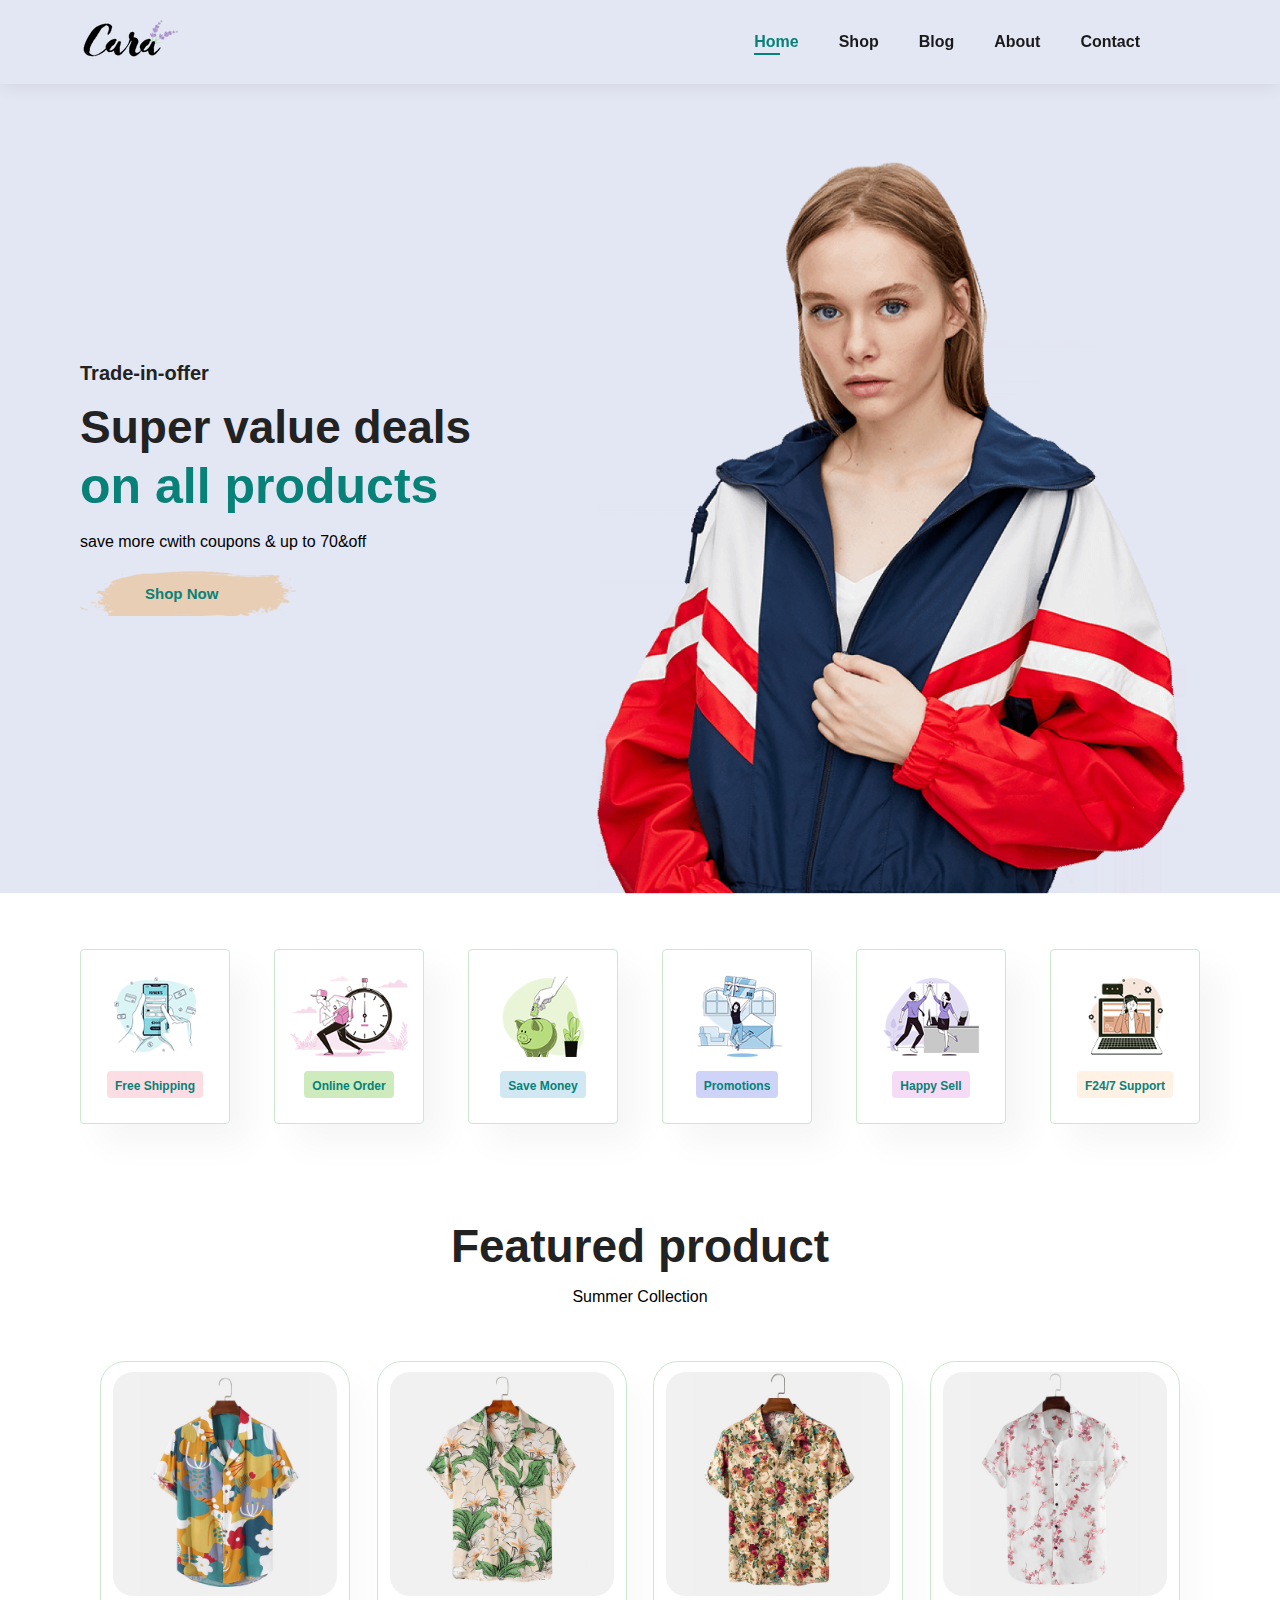
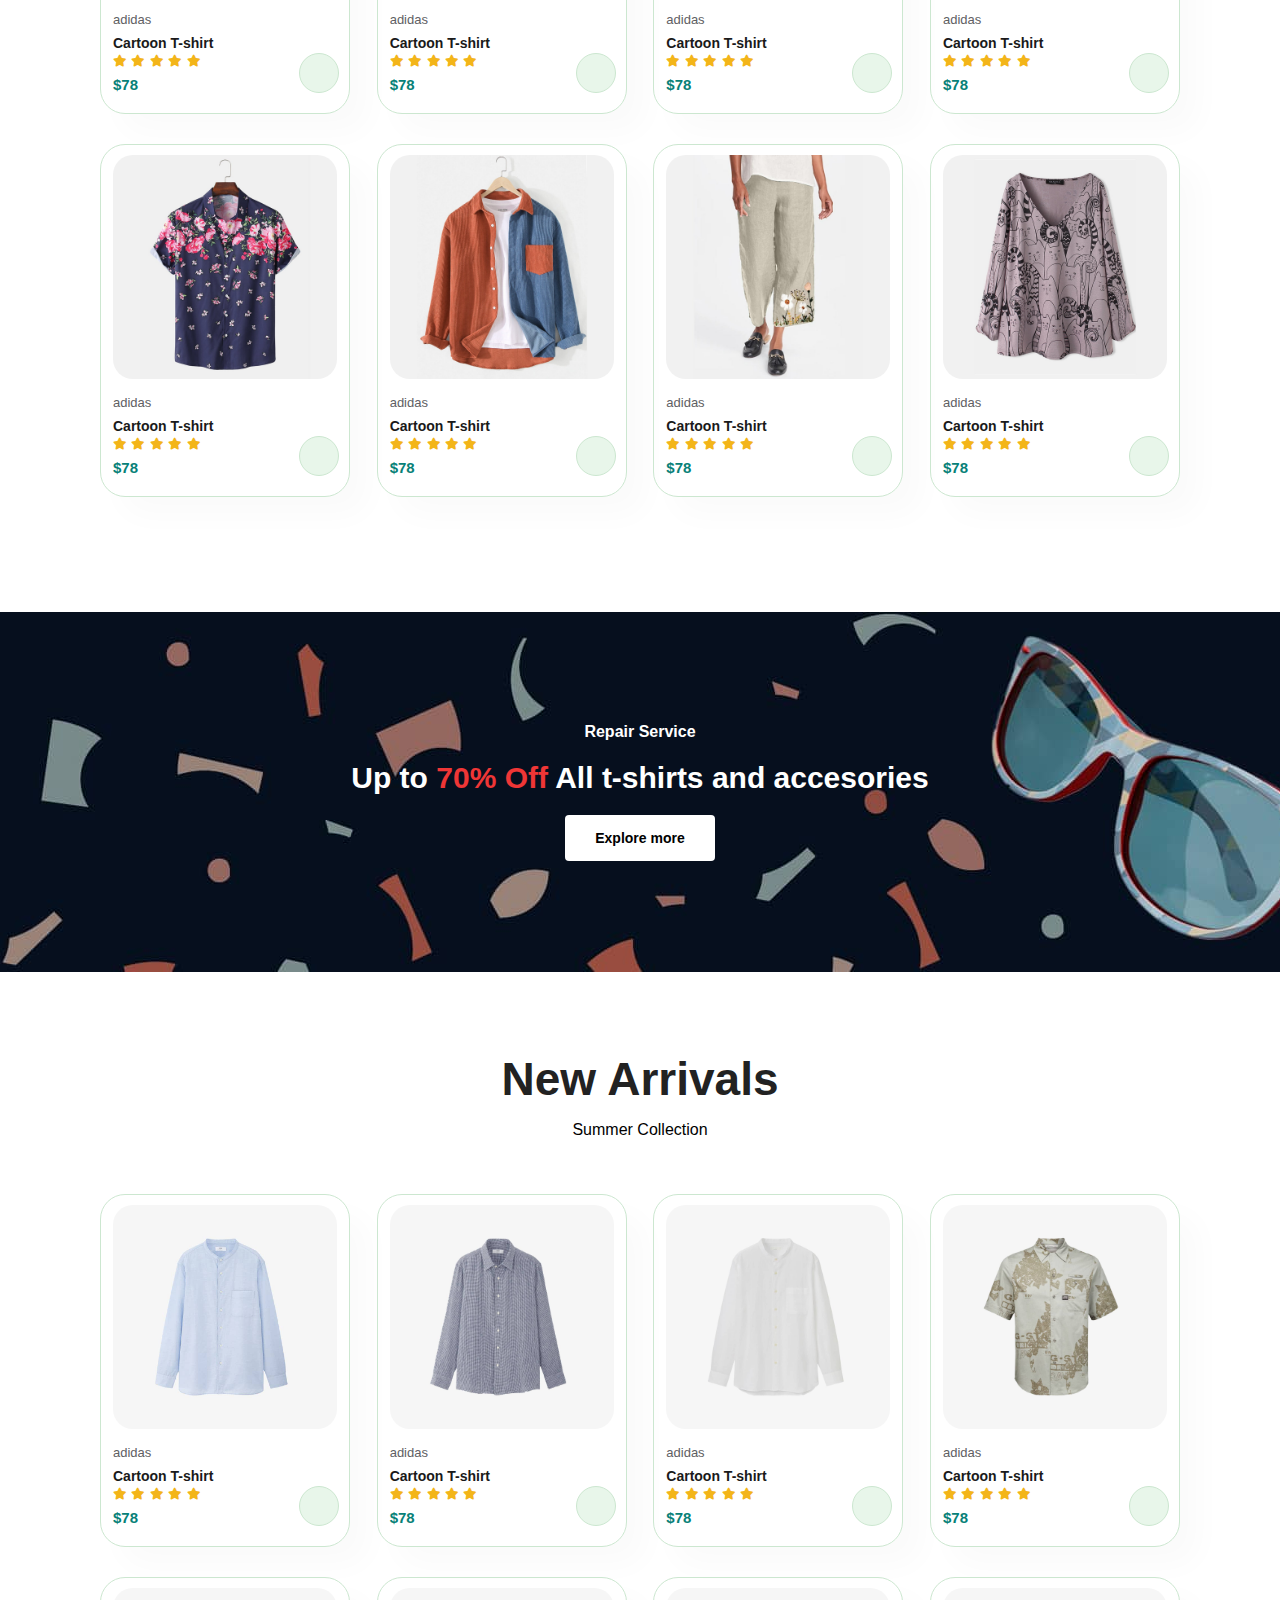
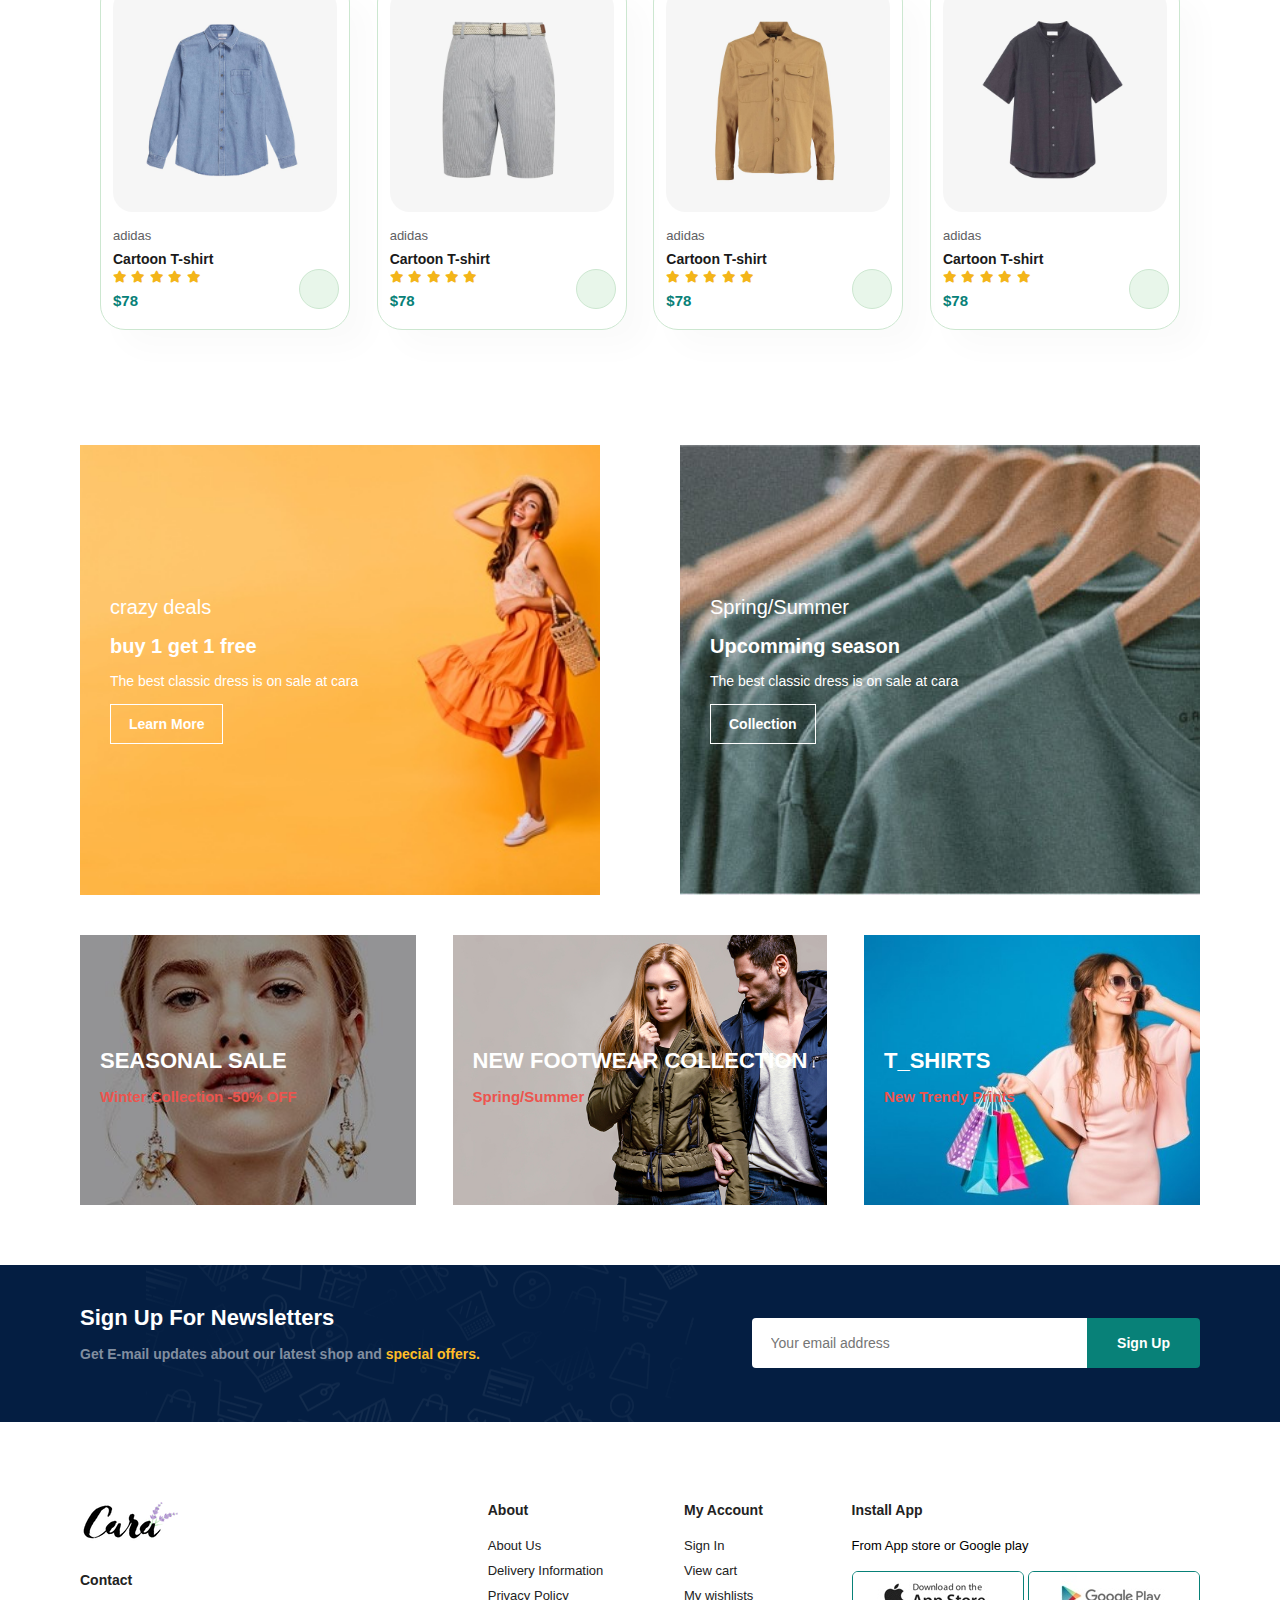
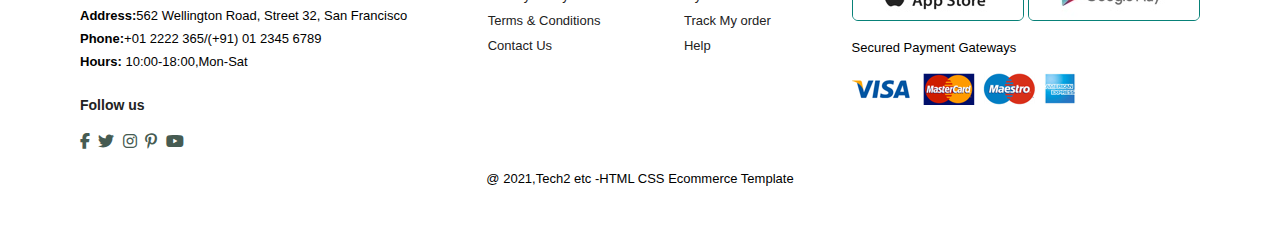
<file: index.html>
<!DOCTYPE html>
<html lang="en">
<head>
    <meta charset="UTF-8">
    <meta name="viewport" content="width=device-width, initial-scale=1.0">
    <title>Ecommerce website</title>
    <link rel="stylesheet" href="https://cdnjs.cloudflare.com/ajax/libs/font-awesome/6.4.0/css/all.min.css" />
    <link rel="stylesheet" href="./files/style.css">
</head>
<body>
    <section id="header">
        <a href="#"><img src="./img/logo.png" class="logo" alt=""></a>
        <div>
            <ul id="navbar">
               
                <li><a  class="active" href="index.html">Home</a></li>
                <li><a href="./files/shop.html">Shop</a></li>
                <li><a href="./files/blog.html">Blog</a></li>
                <li><a href="./files/about.html">About</a></li>
                <li><a href="./files/contact.html">Contact</a></li>
                 <li id="lg-bag"><a href="cart.html"><i class="fa-light fa-bag-shopping"></i></a></li> 
                <a href="#" id="close"><i class="far fa-times"></i></a>
            </ul>
        </div>
        <div id="mobile">
            <a href="cart.html"><i class="fa-light fa-bag-shopping"></i></a>
            <i id="bar" class="fas fa-outdent"></i>
         </div>
    </section>
    
    <section id="hero">
        <h4>Trade-in-offer</h4>
        <h2>Super value deals</h2>
        <h1>on all products</h1>
        <p>save more cwith coupons & up to 70&off</p>
        <button>Shop Now</button>
    </section>
    <section id="feature" class="section-p1">
        <div class="fe-box">
            <img src="./img/f1.png" alt="">
            <h6>Free Shipping</h6>
         </div>
        <div class="fe-box">
            <img src="./img/f2.png" alt="">
            <h6>Online Order</h6>
         </div>
        <div class="fe-box">
            <img src="./img/f3.png" alt="">
            <h6>Save Money</h6>
        </div>
        <div class="fe-box">
            <img src="./img/f4.png" alt="">
            <h6>Promotions</h6>
        </div>
        <div class="fe-box">
            <img src="./img/f5.png" alt="">
            <h6>Happy Sell</h6>
         </div>
        <div class="fe-box">
            <img src="./img/f6.png" alt="">
            <h6>F24/7 Support</h6>
         </div>
    </section>
    
    <section id="product1" class="section-p1">
        <h2>Featured product</h2>
        <p>Summer Collection</p>
        <div class="pro-container">
            <div class="pro">
                <img src="./img/f1.jpg" alt="">
                <div class="des">
                    <span>adidas</span>
                    <h5>Cartoon T-shirt</h5>
                    <div class="star">
                        <i class="fas fa-star"></i>
                        <i class="fas fa-star"></i>
                        <i class="fas fa-star"></i>
                        <i class="fas fa-star"></i>
                        <i class="fas fa-star"></i>
                    </div>
                   <h4>$78</h4> 
                </div>
                <a href="#"><i class="fal fa-shopping-cart cart"></i></a>
            </div>

            <div class="pro">
                <img src="./img/f2.jpg" alt="">
                <div class="des">
                    <span>adidas</span>
                    <h5>Cartoon T-shirt</h5>
                    <div class="star">
                        <i class="fas fa-star"></i>
                        <i class="fas fa-star"></i>
                        <i class="fas fa-star"></i>
                        <i class="fas fa-star"></i>
                        <i class="fas fa-star"></i>
                    </div>
                   <h4>$78</h4> 
                </div>
                <a href="#"><i class="fal fa-shopping-cart cart"></i></a>
            </div>

            <div class="pro">
                <img src="./img/f3.jpg" alt="">
                <div class="des">
                    <span>adidas</span>
                    <h5>Cartoon T-shirt</h5>
                    <div class="star">
                        <i class="fas fa-star"></i>
                        <i class="fas fa-star"></i>
                        <i class="fas fa-star"></i>
                        <i class="fas fa-star"></i>
                        <i class="fas fa-star"></i>
                    </div>
                   <h4>$78</h4> 
                </div>
                <a href="#"><i class="fal fa-shopping-cart cart"></i></a>
            </div>

            <div class="pro">
                <img src="./img/f4.jpg" alt="">
                <div class="des">
                    <span>adidas</span>
                    <h5>Cartoon T-shirt</h5>
                    <div class="star">
                        <i class="fas fa-star"></i>
                        <i class="fas fa-star"></i>
                        <i class="fas fa-star"></i>
                        <i class="fas fa-star"></i>
                        <i class="fas fa-star"></i>
                    </div>
                   <h4>$78</h4> 
                </div>
                <a href="#"><i class="fal fa-shopping-cart cart"></i></a>
            </div>

            <div class="pro">
                <img src="./img/f5.jpg" alt="">
                <div class="des">
                    <span>adidas</span>
                    <h5>Cartoon T-shirt</h5>
                    <div class="star">
                        <i class="fas fa-star"></i>
                        <i class="fas fa-star"></i>
                        <i class="fas fa-star"></i>
                        <i class="fas fa-star"></i>
                        <i class="fas fa-star"></i>
                    </div>
                   <h4>$78</h4> 
                </div>
                <a href="#"><i class="fal fa-shopping-cart cart"></i></a>
            </div>

            <div class="pro">
                <img src="./img/f6.jpg" alt="">
                <div class="des">
                    <span>adidas</span>
                    <h5>Cartoon T-shirt</h5>
                    <div class="star">
                        <i class="fas fa-star"></i>
                        <i class="fas fa-star"></i>
                        <i class="fas fa-star"></i>
                        <i class="fas fa-star"></i>
                        <i class="fas fa-star"></i>
                    </div>
                   <h4>$78</h4> 
                </div>
                <a href="#"><i class="fal fa-shopping-cart cart"></i></a>
            </div>

            <div class="pro">
                <img src="./img/f7.jpg" alt="">
                <div class="des">
                    <span>adidas</span>
                    <h5>Cartoon T-shirt</h5>
                    <div class="star">
                        <i class="fas fa-star"></i>
                        <i class="fas fa-star"></i>
                        <i class="fas fa-star"></i>
                        <i class="fas fa-star"></i>
                        <i class="fas fa-star"></i>
                    </div>
                   <h4>$78</h4> 
                </div>
                <a href="#"><i class="fal fa-shopping-cart cart"></i></a>
            </div>

            <div class="pro">
                <img src="./img/f8.jpg" alt="">
                <div class="des">
                    <span>adidas</span>
                    <h5>Cartoon T-shirt</h5>
                    <div class="star">
                        <i class="fas fa-star"></i>
                        <i class="fas fa-star"></i>
                        <i class="fas fa-star"></i>
                        <i class="fas fa-star"></i>
                        <i class="fas fa-star"></i>
                    </div>
                   <h4>$78</h4> 
                </div>
                <a href="#"><i class="fal fa-shopping-cart cart"></i></a>
            </div>
            
        </div>
    </section>

    <section id="banner" class="section-m1">
        <h4>Repair Service</h4>
        <h2>Up to <span>70% Off</span> All t-shirts and accesories</h2>
        <button class="normal">Explore more</button>
    </section>
  
    <section id="product1" class="section-p1">
        <h2>New Arrivals</h2>
        <p>Summer Collection</p>
        <div class="pro-container">
            <div class="pro">
                <img src="./img/n1.jpg" alt="">
                <div class="des">
                    <span>adidas</span>
                    <h5>Cartoon T-shirt</h5>
                    <div class="star">
                        <i class="fas fa-star"></i>
                        <i class="fas fa-star"></i>
                        <i class="fas fa-star"></i>
                        <i class="fas fa-star"></i>
                        <i class="fas fa-star"></i>
                    </div>
                   <h4>$78</h4> 
                </div>
                <a href="#"><i class="fal fa-shopping-cart cart"></i></a>
            </div>

            <div class="pro">
                <img src="./img/n2.jpg" alt="">
                <div class="des">
                    <span>adidas</span>
                    <h5>Cartoon T-shirt</h5>
                    <div class="star">
                        <i class="fas fa-star"></i>
                        <i class="fas fa-star"></i>
                        <i class="fas fa-star"></i>
                        <i class="fas fa-star"></i>
                        <i class="fas fa-star"></i>
                    </div>
                   <h4>$78</h4> 
                </div>
                <a href="#"><i class="fal fa-shopping-cart cart"></i></a>
            </div>

            <div class="pro">
                <img src="./img/n3.jpg" alt="">
                <div class="des">
                    <span>adidas</span>
                    <h5>Cartoon T-shirt</h5>
                    <div class="star">
                        <i class="fas fa-star"></i>
                        <i class="fas fa-star"></i>
                        <i class="fas fa-star"></i>
                        <i class="fas fa-star"></i>
                        <i class="fas fa-star"></i>
                    </div>
                   <h4>$78</h4> 
                </div>
                <a href="#"><i class="fal fa-shopping-cart cart"></i></a>
            </div>

            <div class="pro">
                <img src="./img/n4.jpg" alt="">
                <div class="des">
                    <span>adidas</span>
                    <h5>Cartoon T-shirt</h5>
                    <div class="star">
                        <i class="fas fa-star"></i>
                        <i class="fas fa-star"></i>
                        <i class="fas fa-star"></i>
                        <i class="fas fa-star"></i>
                        <i class="fas fa-star"></i>
                    </div>
                   <h4>$78</h4> 
                </div>
                <a href="#"><i class="fal fa-shopping-cart cart"></i></a>
            </div>

            <div class="pro">
                <img src="./img/n5.jpg" alt="">
                <div class="des">
                    <span>adidas</span>
                    <h5>Cartoon T-shirt</h5>
                    <div class="star">
                        <i class="fas fa-star"></i>
                        <i class="fas fa-star"></i>
                        <i class="fas fa-star"></i>
                        <i class="fas fa-star"></i>
                        <i class="fas fa-star"></i>
                    </div>
                   <h4>$78</h4> 
                </div>
                <a href="#"><i class="fal fa-shopping-cart cart"></i></a>
            </div>

            <div class="pro">
                <img src="./img/n6.jpg" alt="">
                <div class="des">
                    <span>adidas</span>
                    <h5>Cartoon T-shirt</h5>
                    <div class="star">
                        <i class="fas fa-star"></i>
                        <i class="fas fa-star"></i>
                        <i class="fas fa-star"></i>
                        <i class="fas fa-star"></i>
                        <i class="fas fa-star"></i>
                    </div>
                   <h4>$78</h4> 
                </div>
                <a href="#"><i class="fal fa-shopping-cart cart"></i></a>
            </div>

            <div class="pro">
                <img src="./img/n7.jpg" alt="">
                <div class="des">
                    <span>adidas</span>
                    <h5>Cartoon T-shirt</h5>
                    <div class="star">
                        <i class="fas fa-star"></i>
                        <i class="fas fa-star"></i>
                        <i class="fas fa-star"></i>
                        <i class="fas fa-star"></i>
                        <i class="fas fa-star"></i>
                    </div>
                   <h4>$78</h4> 
                </div>
                <a href="#"><i class="fal fa-shopping-cart cart"></i></a>
            </div>

            <div class="pro">
                <img src="./img/n8.jpg" alt="">
                <div class="des">
                    <span>adidas</span>
                    <h5>Cartoon T-shirt</h5>
                    <div class="star">
                        <i class="fas fa-star"></i>
                        <i class="fas fa-star"></i>
                        <i class="fas fa-star"></i>
                        <i class="fas fa-star"></i>
                        <i class="fas fa-star"></i>
                    </div>
                   <h4>$78</h4> 
                </div>
                <a href="#"><i class="fal fa-shopping-cart cart"></i></a>
            </div>
            
        </div>
    </section>

    <section id="sm-banner" class="section-p1">
        <div class="banner-box">
            <h4>crazy deals</h4>
            <h2>buy 1 get 1 free</h2>
            <span>The best classic dress is on sale at cara</span>
            <button class="white">Learn More</button>
        </div>
        <div class="banner-box banner-box2" >
            <h4>Spring/Summer</h4>
            <h2>Upcomming season</h2>
            <span>The best classic dress is on sale at cara</span>
            <button class="white">Collection</button>
        </div>

    </section>

    <section id="banner3">
        <div class="banner-box">
            <h2>SEASONAL SALE</h2>
            <h3>Winter Collection -50% OFF</h3>
        </div>
        <div class="banner-box banner-box2">
            <h2>NEW FOOTWEAR COLLECTION</h2>
            <h3>Spring/Summer</h3>
        </div>
        <div class="banner-box banner-box3">
            <h2>T_SHIRTS</h2>
            <h3>New Trendy Prints</h3>
        </div>
    </section>

    <section id="newsletter" class="section-p1 section-m1 ">
        <div class="newstext">
            <h4>Sign Up For Newsletters</h4>
            <p>Get E-mail updates about our latest shop 
                and <span>special offers.</span>
            </p>
        </div>
        <div class="form">
            <input type="text" placeholder="Your email address">
             <button class="normal">Sign Up</button>
        </div>
    </section>
    <footer class="section-p1">
     <div class="col">
        <img  class="logo" src="./img/logo.png" alt="">
        <h4>Contact </h4>
        <p><strong>Address:</strong>562 Wellington Road,
        Street 32, San Francisco</p>
        <p><strong>Phone:</strong>+01 2222 365/(+91) 01 
        2345 6789</p>
        <p><strong>Hours:</strong> 10:00-18:00,Mon-Sat</p>
        <div class="follow">
            <h4>Follow us</h4>
            <div class="icon">
                <i class="fab fa-facebook-f"></i>
                <i class="fab fa-twitter"></i>
                <i class="fab fa-instagram"></i>
                <i class="fab fa-pinterest-p"></i>
                <i class="fab fa-youtube"></i>
            </div>
        </div>
     </div>
     <div class="col">
        <h4>About</h4>
        <a href="#">About Us</a>
        <a href="#">Delivery Information</a>
        <a href="#">Privacy Policy </a>
        <a href="#">Terms & Conditions</a>
        <a href="#">Contact Us</a>
    </div>
    <div class="col">
        <h4>My Account</h4>
        <a href="#">Sign In</a>
        <a href="#">View cart</a>
        <a href="#">My wishlists </a>
        <a href="#">Track My order</a>
        <a href="#">Help</a>
    </div>
    <div class="col install">
        <h4>Install App</h4>
        <p>From App store or Google play</p>
        <div class="row">
            <img src="./img/app.jpg" alt="">
            <img src="./img/play.jpg" alt="">
        </div>
        <p>Secured Payment Gateways</p>
        <img src="./img/pay.png" alt="">
    </div>
    <div class="copyright">
        <p> @ 2021,Tech2 etc -HTML CSS Ecommerce Template</p>
    </div>
    </footer>

    <script src="./files/scrip.js"></script>
</body>
</html>
</file>
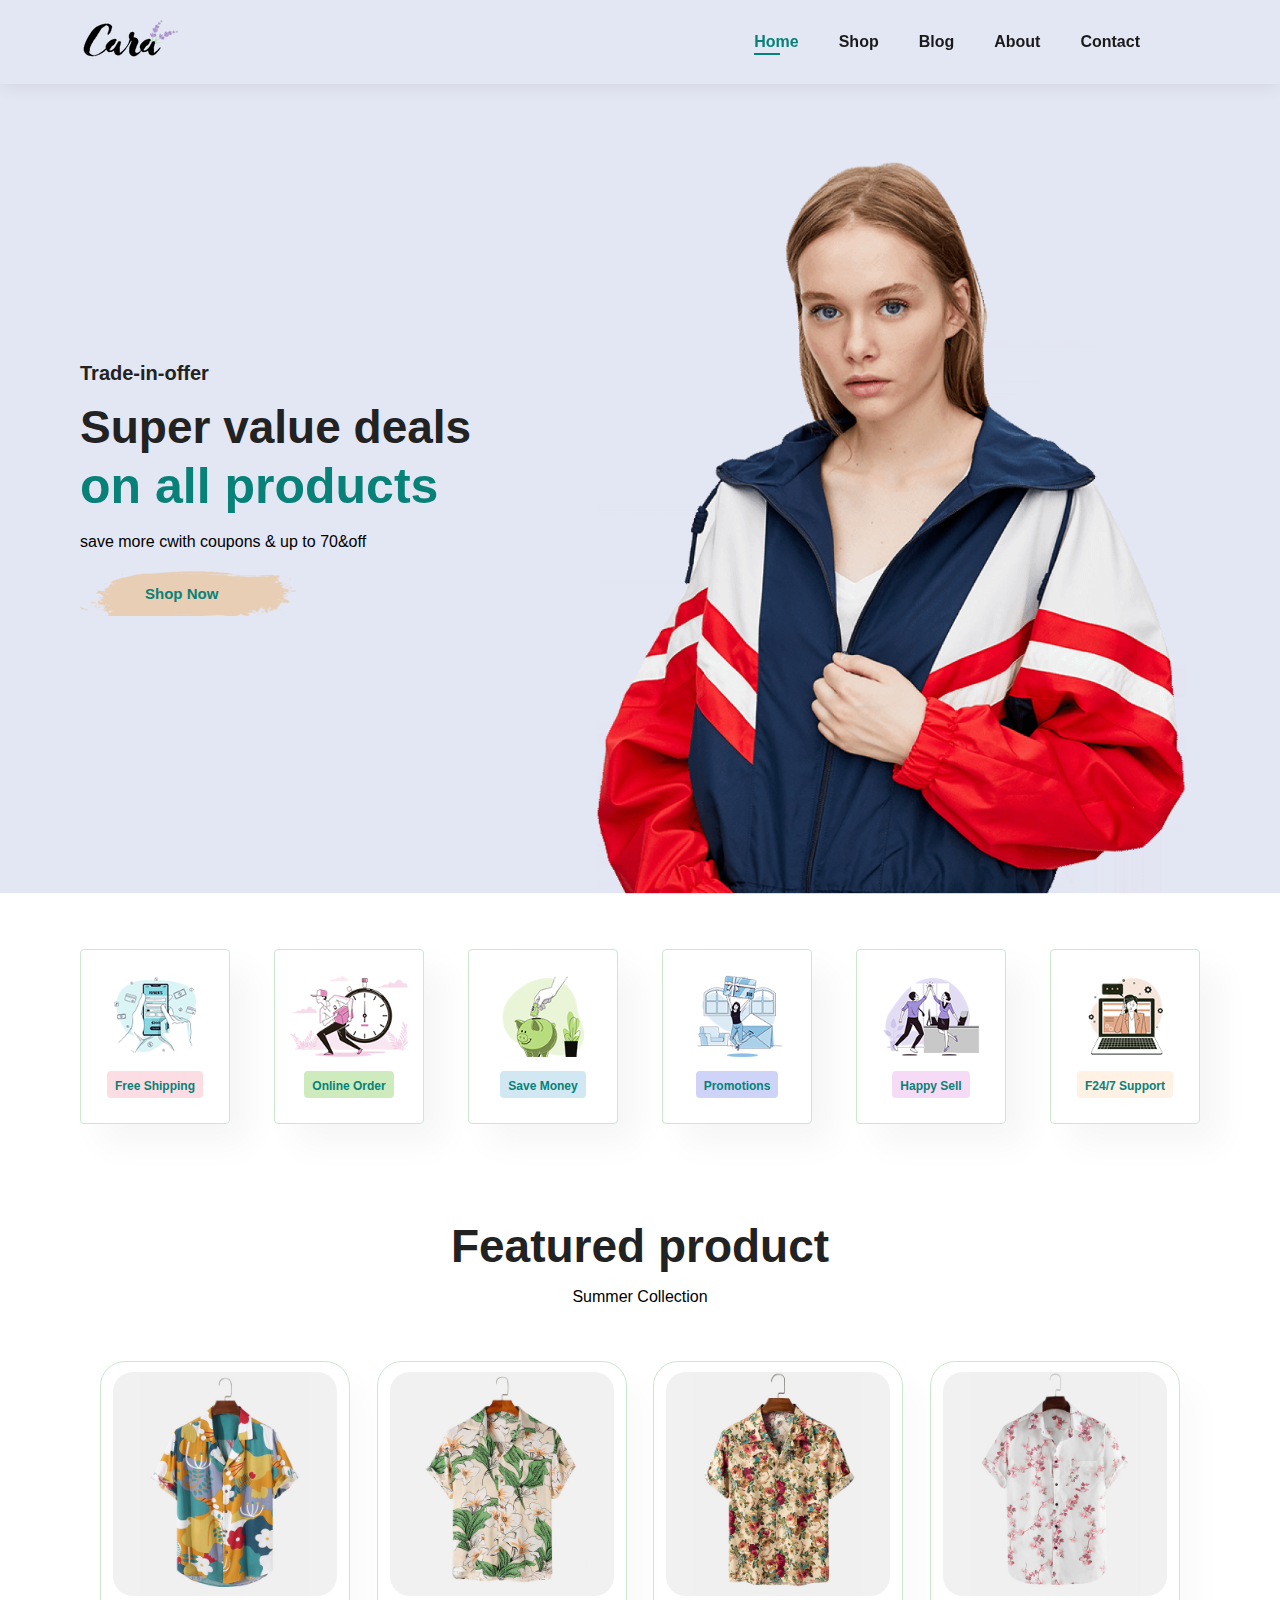
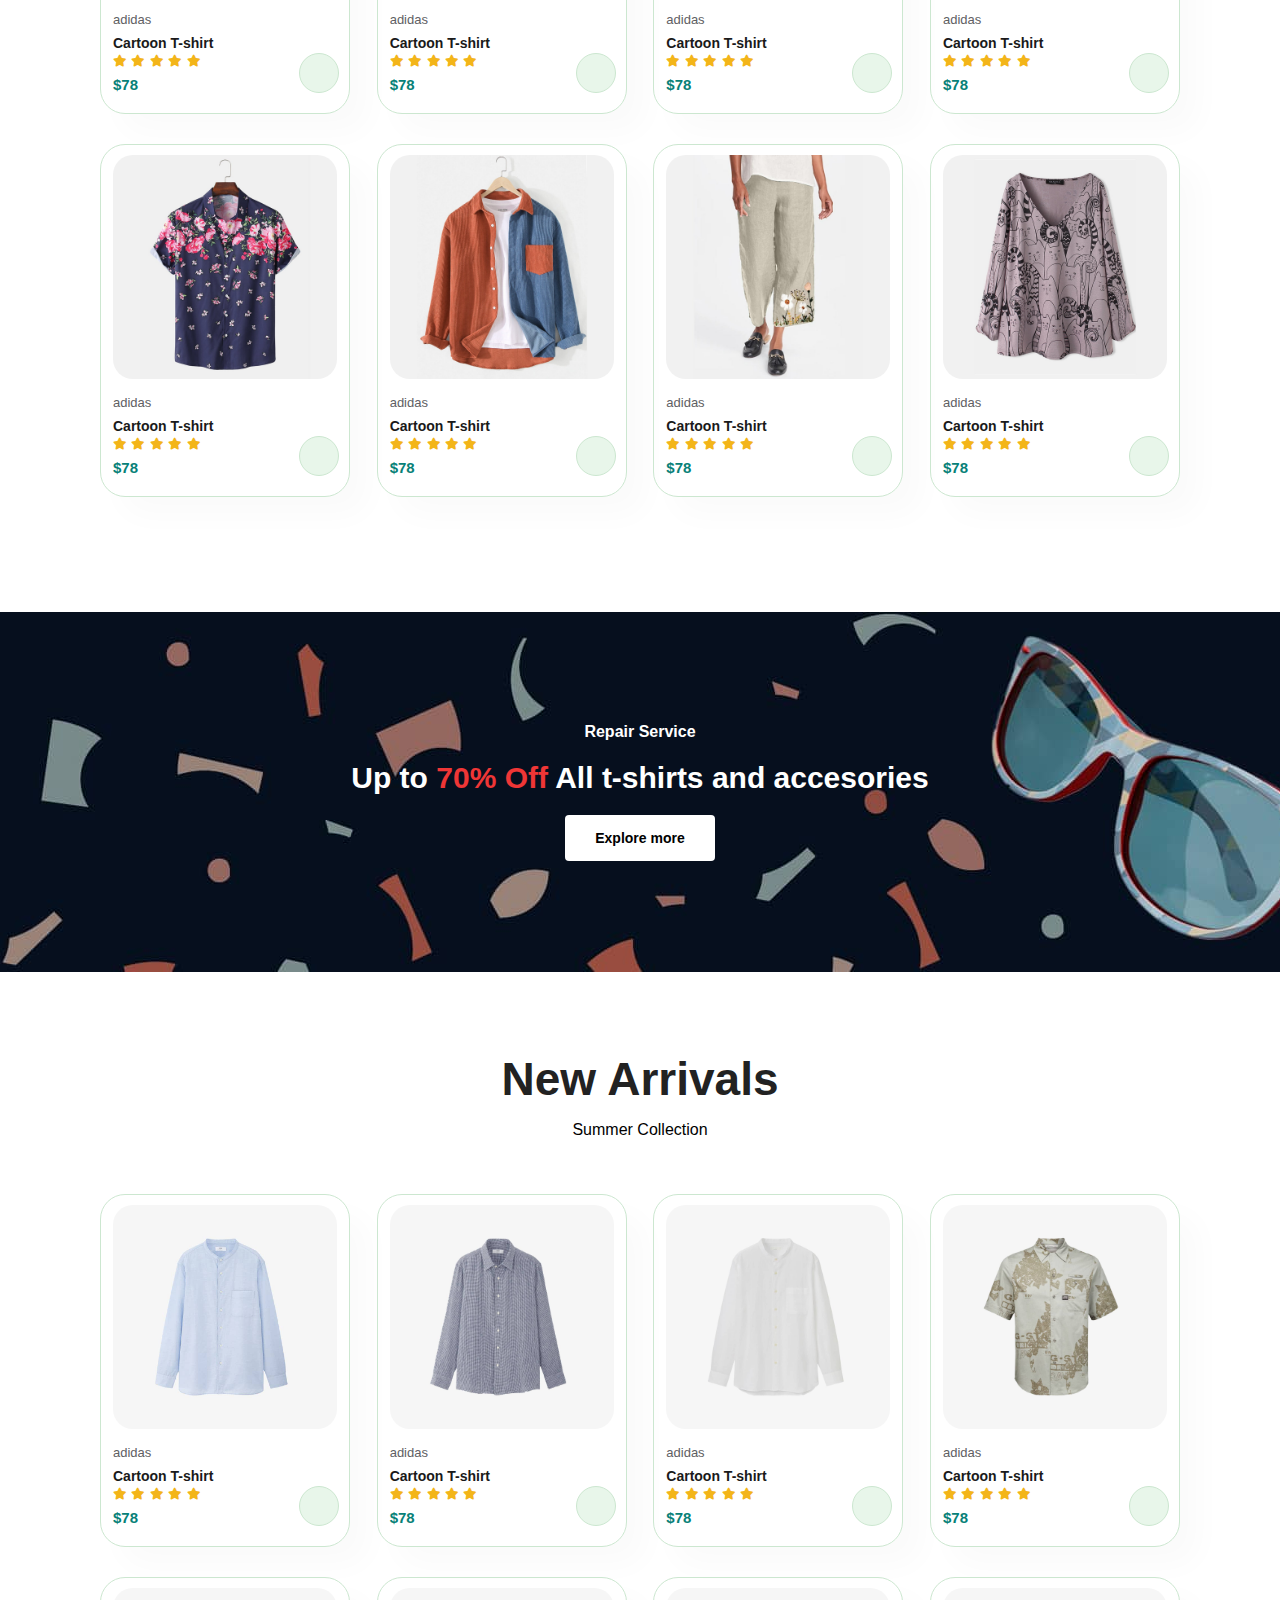
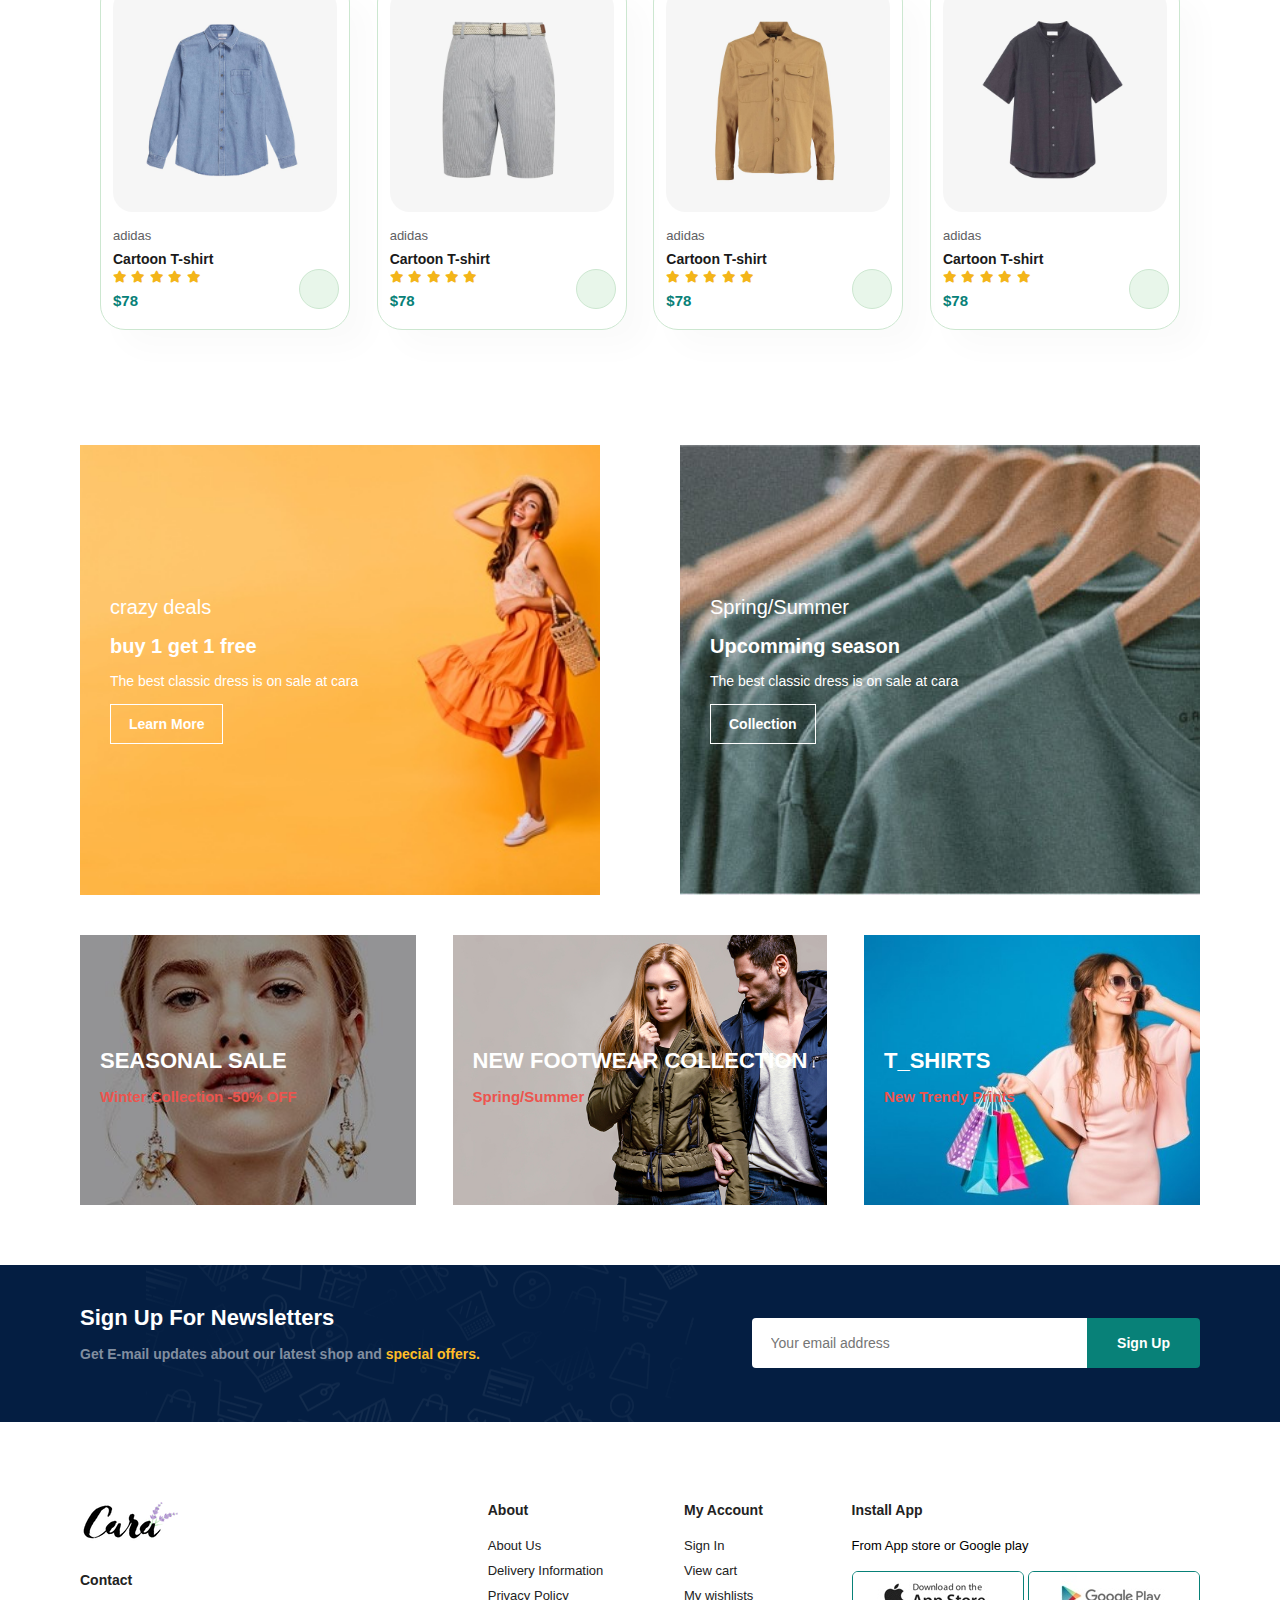
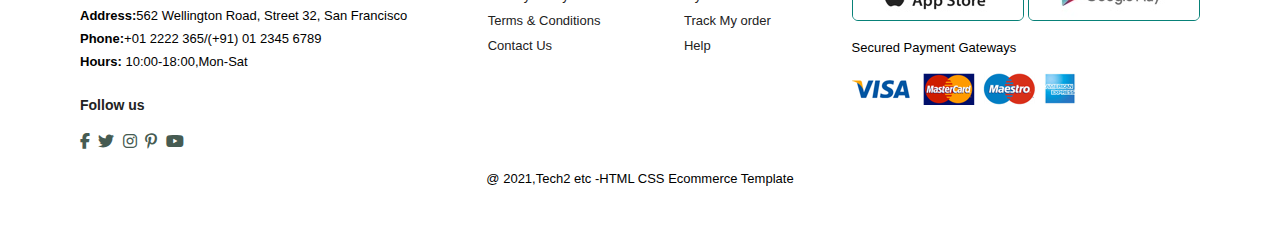
<file: files/index.html>
<!DOCTYPE html>
<html lang="en">
<head>
    <meta charset="UTF-8">
    <meta name="viewport" content="width=device-width, initial-scale=1.0">
    <title>Ecommerce website</title>
    <link rel="stylesheet" href="https://cdnjs.cloudflare.com/ajax/libs/font-awesome/6.4.0/css/all.min.css" />
    <link rel="stylesheet" href="style.css">
</head>
<body>
    <section id="header">
        <a href="#"><img src="../img/logo.png" class="logo" alt=""></a>
        <div>
            <ul id="navbar">
               
                <li><a  class="active" href="index.html">Home</a></li>
                <li><a href="shop.html">Shop</a></li>
                <li><a href="blog.html">Blog</a></li>
                <li><a href="about.html">About</a></li>
                <li><a href="contact.html">Contact</a></li>
                 <li id="lg-bag"><a href="cart.html"><i class="fa-light fa-bag-shopping"></i></a></li> 
                <a href="#" id="close"><i class="far fa-times"></i></a>
            </ul>
        </div>
        <div id="mobile">
            <a href="cart.html"><i class="fa-light fa-bag-shopping"></i></a>
            <i id="bar" class="fas fa-outdent"></i>
         </div>
    </section>
    
    <section id="hero">
        <h4>Trade-in-offer</h4>
        <h2>Super value deals</h2>
        <h1>on all products</h1>
        <p>save more cwith coupons & up to 70&off</p>
        <button>Shop Now</button>
    </section>
    <section id="feature" class="section-p1">
        <div class="fe-box">
            <img src="../img/f1.png" alt="">
            <h6>Free Shipping</h6>
         </div>
        <div class="fe-box">
            <img src="../img/f2.png" alt="">
            <h6>Online Order</h6>
         </div>
        <div class="fe-box">
            <img src="../img/f3.png" alt="">
            <h6>Save Money</h6>
        </div>
        <div class="fe-box">
            <img src="../img/f4.png" alt="">
            <h6>Promotions</h6>
        </div>
        <div class="fe-box">
            <img src="../img/f5.png" alt="">
            <h6>Happy Sell</h6>
         </div>
        <div class="fe-box">
            <img src="../img/f6.png" alt="">
            <h6>F24/7 Support</h6>
         </div>
    </section>
    
    <section id="product1" class="section-p1">
        <h2>Featured product</h2>
        <p>Summer Collection</p>
        <div class="pro-container">
            <div class="pro">
                <img src="../img/f1.jpg" alt="">
                <div class="des">
                    <span>adidas</span>
                    <h5>Cartoon T-shirt</h5>
                    <div class="star">
                        <i class="fas fa-star"></i>
                        <i class="fas fa-star"></i>
                        <i class="fas fa-star"></i>
                        <i class="fas fa-star"></i>
                        <i class="fas fa-star"></i>
                    </div>
                   <h4>$78</h4> 
                </div>
                <a href="#"><i class="fal fa-shopping-cart cart"></i></a>
            </div>

            <div class="pro">
                <img src="../img/f2.jpg" alt="">
                <div class="des">
                    <span>adidas</span>
                    <h5>Cartoon T-shirt</h5>
                    <div class="star">
                        <i class="fas fa-star"></i>
                        <i class="fas fa-star"></i>
                        <i class="fas fa-star"></i>
                        <i class="fas fa-star"></i>
                        <i class="fas fa-star"></i>
                    </div>
                   <h4>$78</h4> 
                </div>
                <a href="#"><i class="fal fa-shopping-cart cart"></i></a>
            </div>

            <div class="pro">
                <img src="../img/f3.jpg" alt="">
                <div class="des">
                    <span>adidas</span>
                    <h5>Cartoon T-shirt</h5>
                    <div class="star">
                        <i class="fas fa-star"></i>
                        <i class="fas fa-star"></i>
                        <i class="fas fa-star"></i>
                        <i class="fas fa-star"></i>
                        <i class="fas fa-star"></i>
                    </div>
                   <h4>$78</h4> 
                </div>
                <a href="#"><i class="fal fa-shopping-cart cart"></i></a>
            </div>

            <div class="pro">
                <img src="../img/f4.jpg" alt="">
                <div class="des">
                    <span>adidas</span>
                    <h5>Cartoon T-shirt</h5>
                    <div class="star">
                        <i class="fas fa-star"></i>
                        <i class="fas fa-star"></i>
                        <i class="fas fa-star"></i>
                        <i class="fas fa-star"></i>
                        <i class="fas fa-star"></i>
                    </div>
                   <h4>$78</h4> 
                </div>
                <a href="#"><i class="fal fa-shopping-cart cart"></i></a>
            </div>

            <div class="pro">
                <img src="../img/f5.jpg" alt="">
                <div class="des">
                    <span>adidas</span>
                    <h5>Cartoon T-shirt</h5>
                    <div class="star">
                        <i class="fas fa-star"></i>
                        <i class="fas fa-star"></i>
                        <i class="fas fa-star"></i>
                        <i class="fas fa-star"></i>
                        <i class="fas fa-star"></i>
                    </div>
                   <h4>$78</h4> 
                </div>
                <a href="#"><i class="fal fa-shopping-cart cart"></i></a>
            </div>

            <div class="pro">
                <img src="../img/f6.jpg" alt="">
                <div class="des">
                    <span>adidas</span>
                    <h5>Cartoon T-shirt</h5>
                    <div class="star">
                        <i class="fas fa-star"></i>
                        <i class="fas fa-star"></i>
                        <i class="fas fa-star"></i>
                        <i class="fas fa-star"></i>
                        <i class="fas fa-star"></i>
                    </div>
                   <h4>$78</h4> 
                </div>
                <a href="#"><i class="fal fa-shopping-cart cart"></i></a>
            </div>

            <div class="pro">
                <img src="../img/f7.jpg" alt="">
                <div class="des">
                    <span>adidas</span>
                    <h5>Cartoon T-shirt</h5>
                    <div class="star">
                        <i class="fas fa-star"></i>
                        <i class="fas fa-star"></i>
                        <i class="fas fa-star"></i>
                        <i class="fas fa-star"></i>
                        <i class="fas fa-star"></i>
                    </div>
                   <h4>$78</h4> 
                </div>
                <a href="#"><i class="fal fa-shopping-cart cart"></i></a>
            </div>

            <div class="pro">
                <img src="../img/f8.jpg" alt="">
                <div class="des">
                    <span>adidas</span>
                    <h5>Cartoon T-shirt</h5>
                    <div class="star">
                        <i class="fas fa-star"></i>
                        <i class="fas fa-star"></i>
                        <i class="fas fa-star"></i>
                        <i class="fas fa-star"></i>
                        <i class="fas fa-star"></i>
                    </div>
                   <h4>$78</h4> 
                </div>
                <a href="#"><i class="fal fa-shopping-cart cart"></i></a>
            </div>
            
        </div>
    </section>

    <section id="banner" class="section-m1">
        <h4>Repair Service</h4>
        <h2>Up to <span>70% Off</span> All t-shirts and accesories</h2>
        <button class="normal">Explore more</button>
    </section>
  
    <section id="product1" class="section-p1">
        <h2>New Arrivals</h2>
        <p>Summer Collection</p>
        <div class="pro-container">
            <div class="pro">
                <img src="../img/n1.jpg" alt="">
                <div class="des">
                    <span>adidas</span>
                    <h5>Cartoon T-shirt</h5>
                    <div class="star">
                        <i class="fas fa-star"></i>
                        <i class="fas fa-star"></i>
                        <i class="fas fa-star"></i>
                        <i class="fas fa-star"></i>
                        <i class="fas fa-star"></i>
                    </div>
                   <h4>$78</h4> 
                </div>
                <a href="#"><i class="fal fa-shopping-cart cart"></i></a>
            </div>

            <div class="pro">
                <img src="../img/n2.jpg" alt="">
                <div class="des">
                    <span>adidas</span>
                    <h5>Cartoon T-shirt</h5>
                    <div class="star">
                        <i class="fas fa-star"></i>
                        <i class="fas fa-star"></i>
                        <i class="fas fa-star"></i>
                        <i class="fas fa-star"></i>
                        <i class="fas fa-star"></i>
                    </div>
                   <h4>$78</h4> 
                </div>
                <a href="#"><i class="fal fa-shopping-cart cart"></i></a>
            </div>

            <div class="pro">
                <img src="../img/n3.jpg" alt="">
                <div class="des">
                    <span>adidas</span>
                    <h5>Cartoon T-shirt</h5>
                    <div class="star">
                        <i class="fas fa-star"></i>
                        <i class="fas fa-star"></i>
                        <i class="fas fa-star"></i>
                        <i class="fas fa-star"></i>
                        <i class="fas fa-star"></i>
                    </div>
                   <h4>$78</h4> 
                </div>
                <a href="#"><i class="fal fa-shopping-cart cart"></i></a>
            </div>

            <div class="pro">
                <img src="../img/n4.jpg" alt="">
                <div class="des">
                    <span>adidas</span>
                    <h5>Cartoon T-shirt</h5>
                    <div class="star">
                        <i class="fas fa-star"></i>
                        <i class="fas fa-star"></i>
                        <i class="fas fa-star"></i>
                        <i class="fas fa-star"></i>
                        <i class="fas fa-star"></i>
                    </div>
                   <h4>$78</h4> 
                </div>
                <a href="#"><i class="fal fa-shopping-cart cart"></i></a>
            </div>

            <div class="pro">
                <img src="../img/n5.jpg" alt="">
                <div class="des">
                    <span>adidas</span>
                    <h5>Cartoon T-shirt</h5>
                    <div class="star">
                        <i class="fas fa-star"></i>
                        <i class="fas fa-star"></i>
                        <i class="fas fa-star"></i>
                        <i class="fas fa-star"></i>
                        <i class="fas fa-star"></i>
                    </div>
                   <h4>$78</h4> 
                </div>
                <a href="#"><i class="fal fa-shopping-cart cart"></i></a>
            </div>

            <div class="pro">
                <img src="../img/n6.jpg" alt="">
                <div class="des">
                    <span>adidas</span>
                    <h5>Cartoon T-shirt</h5>
                    <div class="star">
                        <i class="fas fa-star"></i>
                        <i class="fas fa-star"></i>
                        <i class="fas fa-star"></i>
                        <i class="fas fa-star"></i>
                        <i class="fas fa-star"></i>
                    </div>
                   <h4>$78</h4> 
                </div>
                <a href="#"><i class="fal fa-shopping-cart cart"></i></a>
            </div>

            <div class="pro">
                <img src="../img/n7.jpg" alt="">
                <div class="des">
                    <span>adidas</span>
                    <h5>Cartoon T-shirt</h5>
                    <div class="star">
                        <i class="fas fa-star"></i>
                        <i class="fas fa-star"></i>
                        <i class="fas fa-star"></i>
                        <i class="fas fa-star"></i>
                        <i class="fas fa-star"></i>
                    </div>
                   <h4>$78</h4> 
                </div>
                <a href="#"><i class="fal fa-shopping-cart cart"></i></a>
            </div>

            <div class="pro">
                <img src="../img/n8.jpg" alt="">
                <div class="des">
                    <span>adidas</span>
                    <h5>Cartoon T-shirt</h5>
                    <div class="star">
                        <i class="fas fa-star"></i>
                        <i class="fas fa-star"></i>
                        <i class="fas fa-star"></i>
                        <i class="fas fa-star"></i>
                        <i class="fas fa-star"></i>
                    </div>
                   <h4>$78</h4> 
                </div>
                <a href="#"><i class="fal fa-shopping-cart cart"></i></a>
            </div>
            
        </div>
    </section>

    <section id="sm-banner" class="section-p1">
        <div class="banner-box">
            <h4>crazy deals</h4>
            <h2>buy 1 get 1 free</h2>
            <span>The best classic dress is on sale at cara</span>
            <button class="white">Learn More</button>
        </div>
        <div class="banner-box banner-box2" >
            <h4>Spring/Summer</h4>
            <h2>Upcomming season</h2>
            <span>The best classic dress is on sale at cara</span>
            <button class="white">Collection</button>
        </div>

    </section>

    <section id="banner3">
        <div class="banner-box">
            <h2>SEASONAL SALE</h2>
            <h3>Winter Collection -50% OFF</h3>
        </div>
        <div class="banner-box banner-box2">
            <h2>NEW FOOTWEAR COLLECTION</h2>
            <h3>Spring/Summer</h3>
        </div>
        <div class="banner-box banner-box3">
            <h2>T_SHIRTS</h2>
            <h3>New Trendy Prints</h3>
        </div>
    </section>

    <section id="newsletter" class="section-p1 section-m1 ">
        <div class="newstext">
            <h4>Sign Up For Newsletters</h4>
            <p>Get E-mail updates about our latest shop 
                and <span>special offers.</span>
            </p>
        </div>
        <div class="form">
            <input type="text" placeholder="Your email address">
             <button class="normal">Sign Up</button>
        </div>
    </section>
    <footer class="section-p1">
     <div class="col">
        <img  class="logo" src="../img/logo.png" alt="">
        <h4>Contact </h4>
        <p><strong>Address:</strong>562 Wellington Road,
        Street 32, San Francisco</p>
        <p><strong>Phone:</strong>+01 2222 365/(+91) 01 
        2345 6789</p>
        <p><strong>Hours:</strong> 10:00-18:00,Mon-Sat</p>
        <div class="follow">
            <h4>Follow us</h4>
            <div class="icon">
                <i class="fab fa-facebook-f"></i>
                <i class="fab fa-twitter"></i>
                <i class="fab fa-instagram"></i>
                <i class="fab fa-pinterest-p"></i>
                <i class="fab fa-youtube"></i>
            </div>
        </div>
     </div>
     <div class="col">
        <h4>About</h4>
        <a href="#">About Us</a>
        <a href="#">Delivery Information</a>
        <a href="#">Privacy Policy </a>
        <a href="#">Terms & Conditions</a>
        <a href="#">Contact Us</a>
    </div>
    <div class="col">
        <h4>My Account</h4>
        <a href="#">Sign In</a>
        <a href="#">View cart</a>
        <a href="#">My wishlists </a>
        <a href="#">Track My order</a>
        <a href="#">Help</a>
    </div>
    <div class="col install">
        <h4>Install App</h4>
        <p>From App store or Google play</p>
        <div class="row">
            <img src="../img/app.jpg" alt="">
            <img src="../img/play.jpg" alt="">
        </div>
        <p>Secured Payment Gateways</p>
        <img src="../img/pay.png" alt="">
    </div>
    <div class="copyright">
        <p> @ 2021,Tech2 etc -HTML CSS Ecommerce Template</p>
    </div>
    </footer>

    <script src="scrip.js"></script>
</body>
</html>
</file>
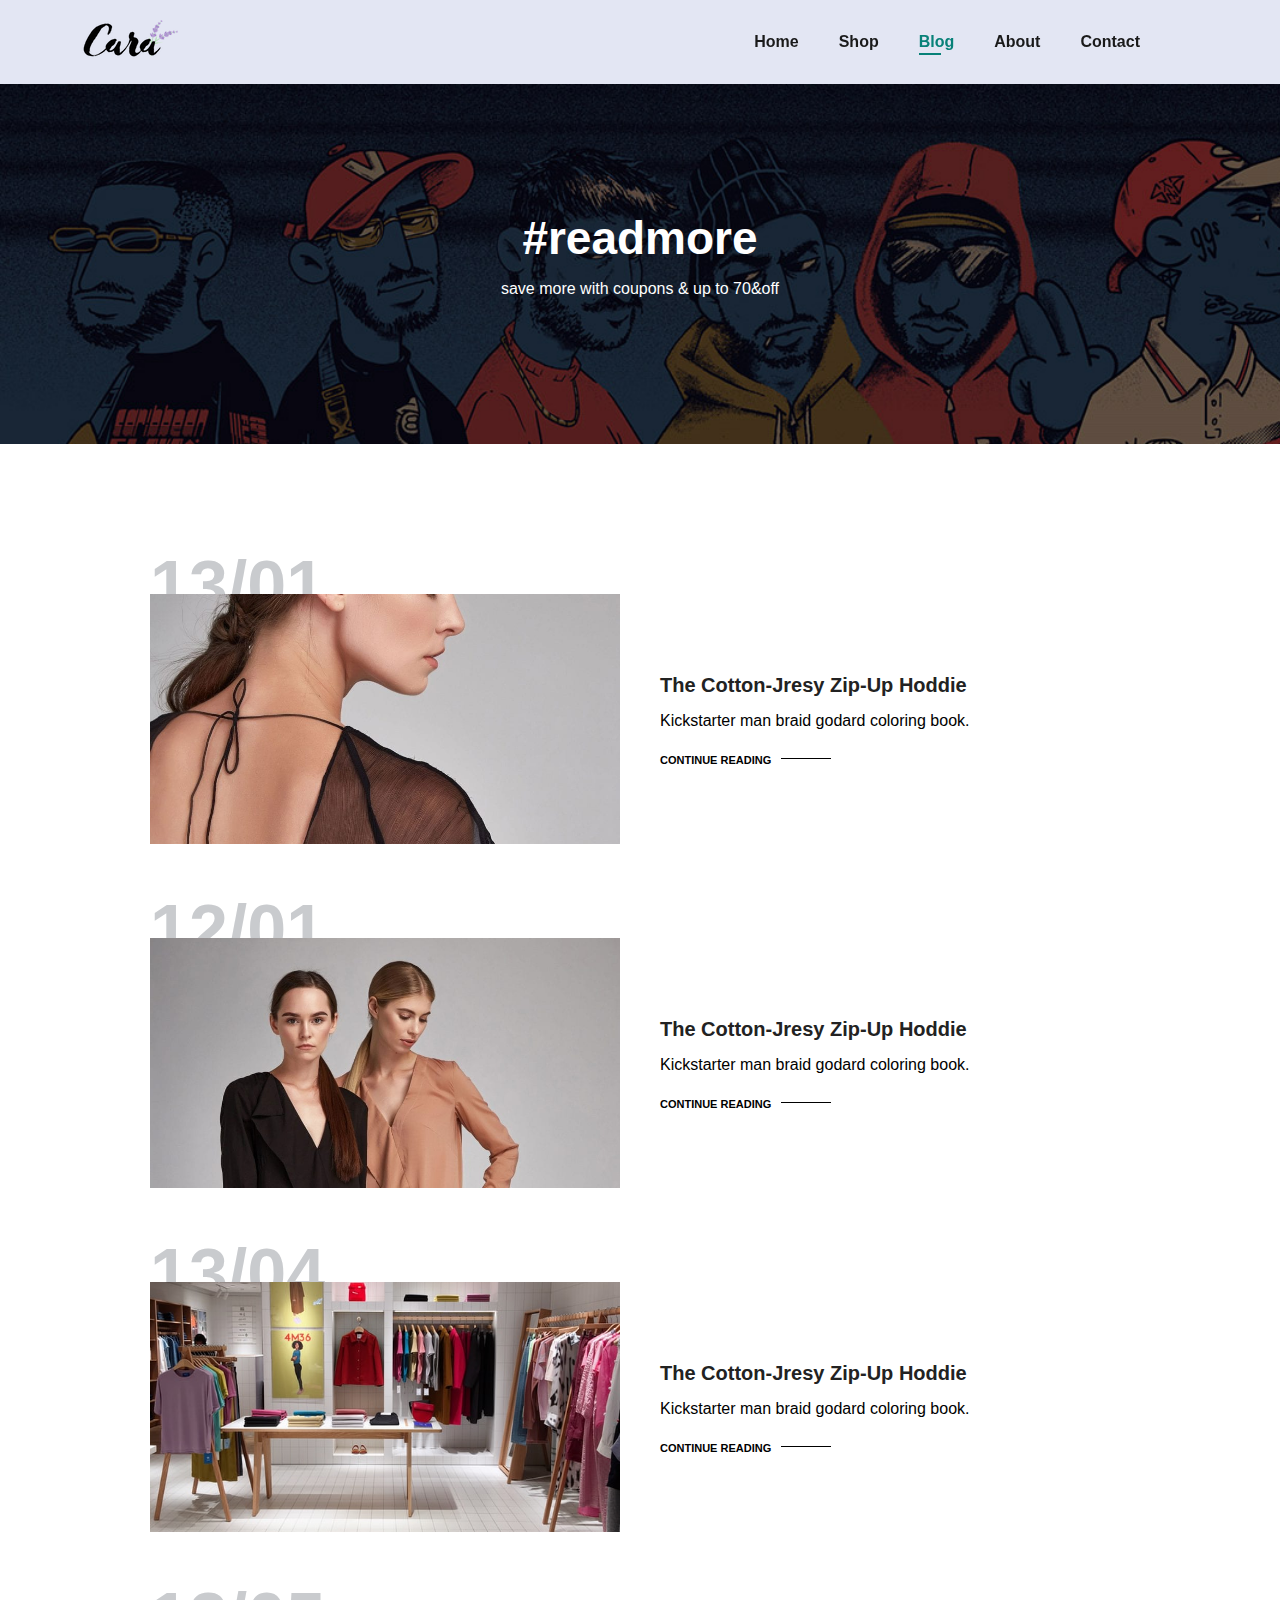
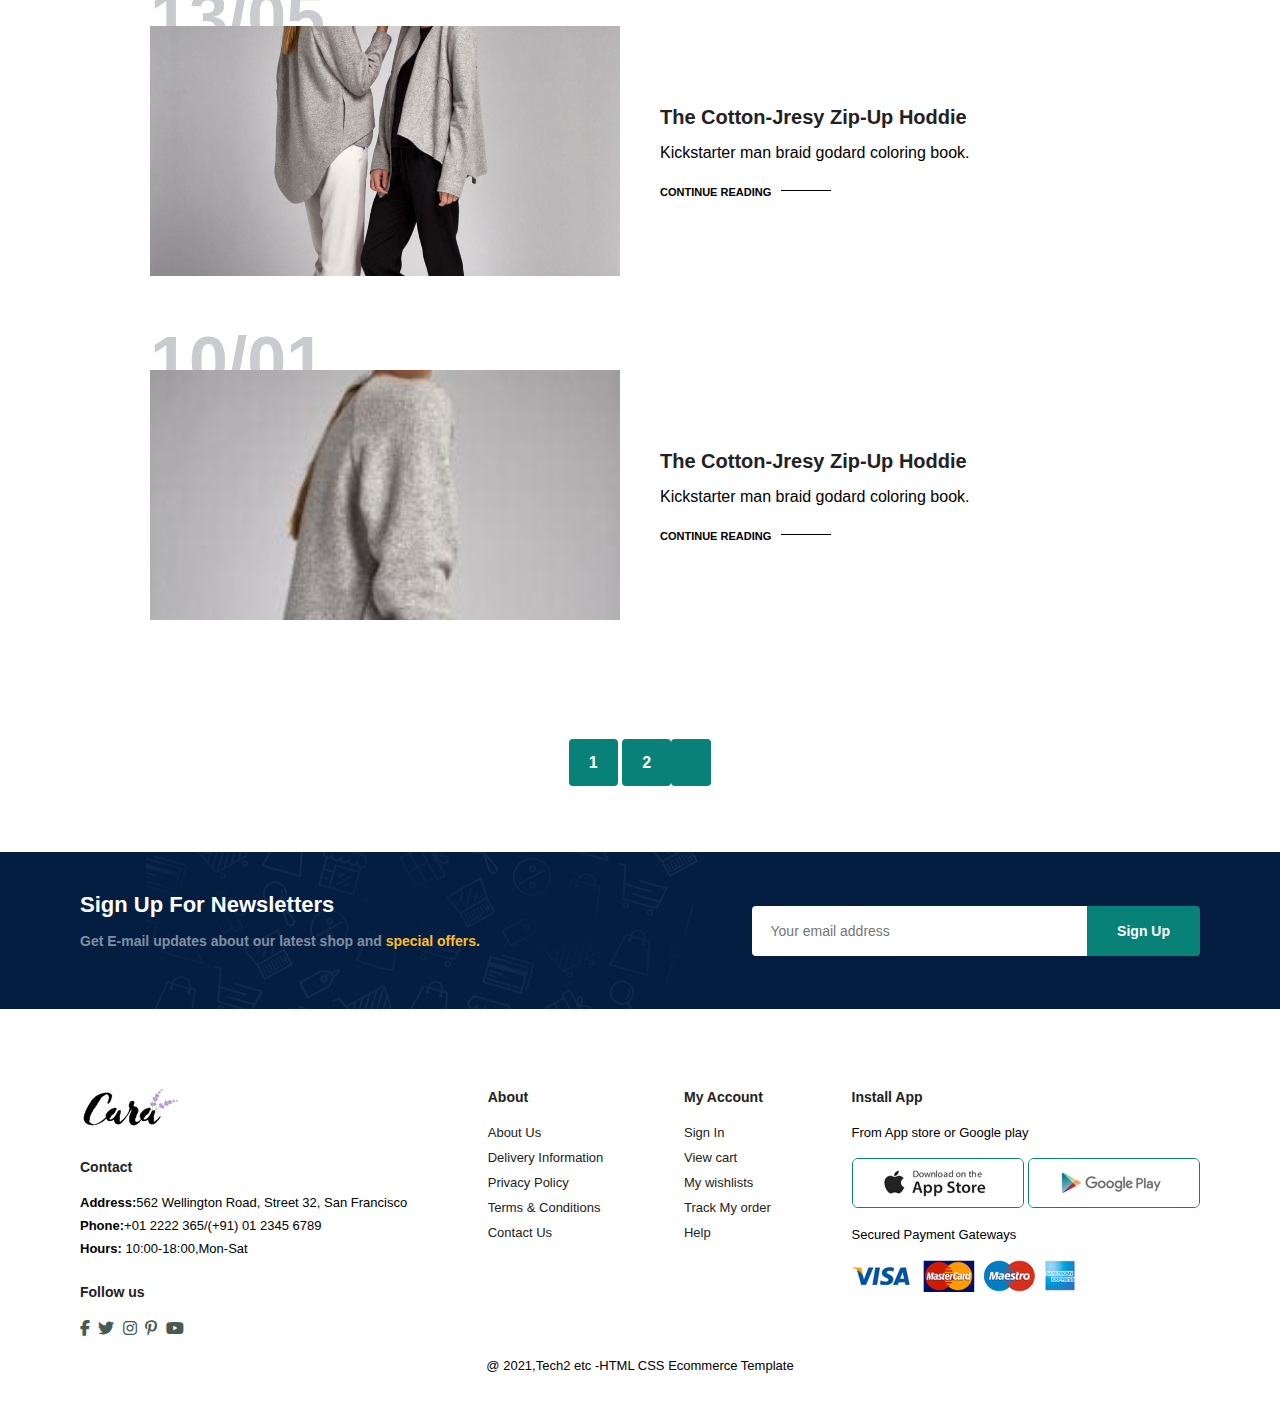
<file: files/blog.html>
<!DOCTYPE html>
<html lang="en">
<head>
    <meta charset="UTF-8">
    <meta name="viewport" content="width=device-width, initial-scale=1.0">
    <title>Ecommerce website</title>
    <link rel="stylesheet" href="https://cdnjs.cloudflare.com/ajax/libs/font-awesome/6.4.0/css/all.min.css" />
    <link rel="stylesheet" href="style.css">
</head>
<body>
    <section id="header">
        <a href="#"><img src="../img/logo.png" class="logo" alt=""></a>
        <div>
            <ul id="navbar">
               
                <li><a  href="../index.html">Home</a></li>
                <li><a  href="shop.html">Shop</a></li>
                <li><a class="active" href="blog.html">Blog</a></li>
                <li><a href="about.html">About</a></li>
                <li><a href="contact.html">Contact</a></li>
                <li id="lg-bag"><a href="cart.html"><i class="fa-light fa-bag-shopping"></i></a></li>
                <a href="#" id="close"><i class="far fa-times"></i></a>
            </ul>
        </div>
        <div id="mobile">
            <a href="cart.html"><i class="fa-light fa-bag-shopping"></i></a>
            <i id="bar" class="fas fa-outdent"></i>
         </div>
    </section>
    
    <section id="page-header" class="blog-header">
        
        <h2>#readmore</h2>
        
        <p>save more with coupons & up to 70&off</p>
        
    </section>
   
    <section id="blog"> 
        <div class="blog-box">
            <div class="blog-img">
                <img src="../img/b1 (1).jpg" alt="">
            </div>
            <div class="blog-details">
                <h4>The Cotton-Jresy Zip-Up Hoddie</h4>
                <p>Kickstarter man braid godard coloring
                    book.
                </p>
                <a href="#">CONTINUE READING</a>
            </div>
            <h1>13/01</h1>
        </div>
        <div class="blog-box">
            <div class="blog-img">
                <img src="../img/b2 (1).jpg" alt="">
            </div>
            <div class="blog-details">
                <h4>The Cotton-Jresy Zip-Up Hoddie</h4>
                <p>Kickstarter man braid godard coloring
                    book.
                </p>
                <a href="#">CONTINUE READING</a>
            </div>
            <h1>12/01</h1>
        </div>
        <div class="blog-box">
            <div class="blog-img">
                <img src="../img/b3.jpg" alt="">
            </div>
            <div class="blog-details">
                <h4>The Cotton-Jresy Zip-Up Hoddie</h4>
                <p>Kickstarter man braid godard coloring
                    book.
                </p>
                <a href="#">CONTINUE READING</a>
            </div>
            <h1>13/04</h1>
        </div>
        <div class="blog-box">
            <div class="blog-img">
                <img src="../img/b4 (1).jpg" alt="">
            </div>
            <div class="blog-details">
                <h4>The Cotton-Jresy Zip-Up Hoddie</h4>
                <p>Kickstarter man braid godard coloring
                    book.
                </p>
                <a href="#">CONTINUE READING</a>
            </div>
            <h1>13/05</h1>
        </div>
        <div class="blog-box">
            <div class="blog-img">
                <img src="../img/b5.jpg" alt="">
            </div>
            <div class="blog-details">
                <h4>The Cotton-Jresy Zip-Up Hoddie</h4>
                <p>Kickstarter man braid godard coloring
                    book.
                </p>
                <a href="#">CONTINUE READING</a>
            </div>
            <h1>10/01</h1>
        </div>
         </section>                                                                                                                                           </section>
   
    <section id="pagination" class="section-p1">      
        <a href="#">1</a>
        <a href="#">2</a>
        <a href="#"><i class="fal fa-long-arrow-alt-right"></i></a>

    </section>

    <section id="newsletter" class="section-p1 section-m1 ">
        <div class="newstext">
            <h4>Sign Up For Newsletters</h4>
            <p>Get E-mail updates about our latest shop 
                and <span>special offers.</span>
            </p>
        </div>
        <div class="form">
            <input type="text" placeholder="Your email address">
             <button class="normal">Sign Up</button>
        </div>
    </section>
    <footer class="section-p1">
     <div class="col">
        <img  class="logo" src="../img/logo.png" alt="">
        <h4>Contact </h4>
        <p><strong>Address:</strong>562 Wellington Road,
        Street 32, San Francisco</p>
        <p><strong>Phone:</strong>+01 2222 365/(+91) 01 
        2345 6789</p>
        <p><strong>Hours:</strong> 10:00-18:00,Mon-Sat</p>
        <div class="follow">
            <h4>Follow us</h4>
            <div class="icon">
                <i class="fab fa-facebook-f"></i>
                <i class="fab fa-twitter"></i>
                <i class="fab fa-instagram"></i>
                <i class="fab fa-pinterest-p"></i>
                <i class="fab fa-youtube"></i>
            </div>
        </div>
     </div>
     <div class="col">
        <h4>About</h4>
        <a href="#">About Us</a>
        <a href="#">Delivery Information</a>
        <a href="#">Privacy Policy </a>
        <a href="#">Terms & Conditions</a>
        <a href="#">Contact Us</a>
    </div>
    <div class="col">
        <h4>My Account</h4>
        <a href="#">Sign In</a>
        <a href="#">View cart</a>
        <a href="#">My wishlists </a>
        <a href="#">Track My order</a>
        <a href="#">Help</a>
    </div>
    <div class="col install">
        <h4>Install App</h4>
        <p>From App store or Google play</p>
        <div class="row">
            <img src="../img/app.jpg" alt="">
            <img src="../img/play.jpg" alt="">
        </div>
        <p>Secured Payment Gateways</p>
        <img src="../img/pay.png" alt="">
    </div>
    <div class="copyright">
        <p> @ 2021,Tech2 etc -HTML CSS Ecommerce Template</p>
    </div>
    </footer>

    <script src="scrip.js"></script>
</body>
</html>
</file>
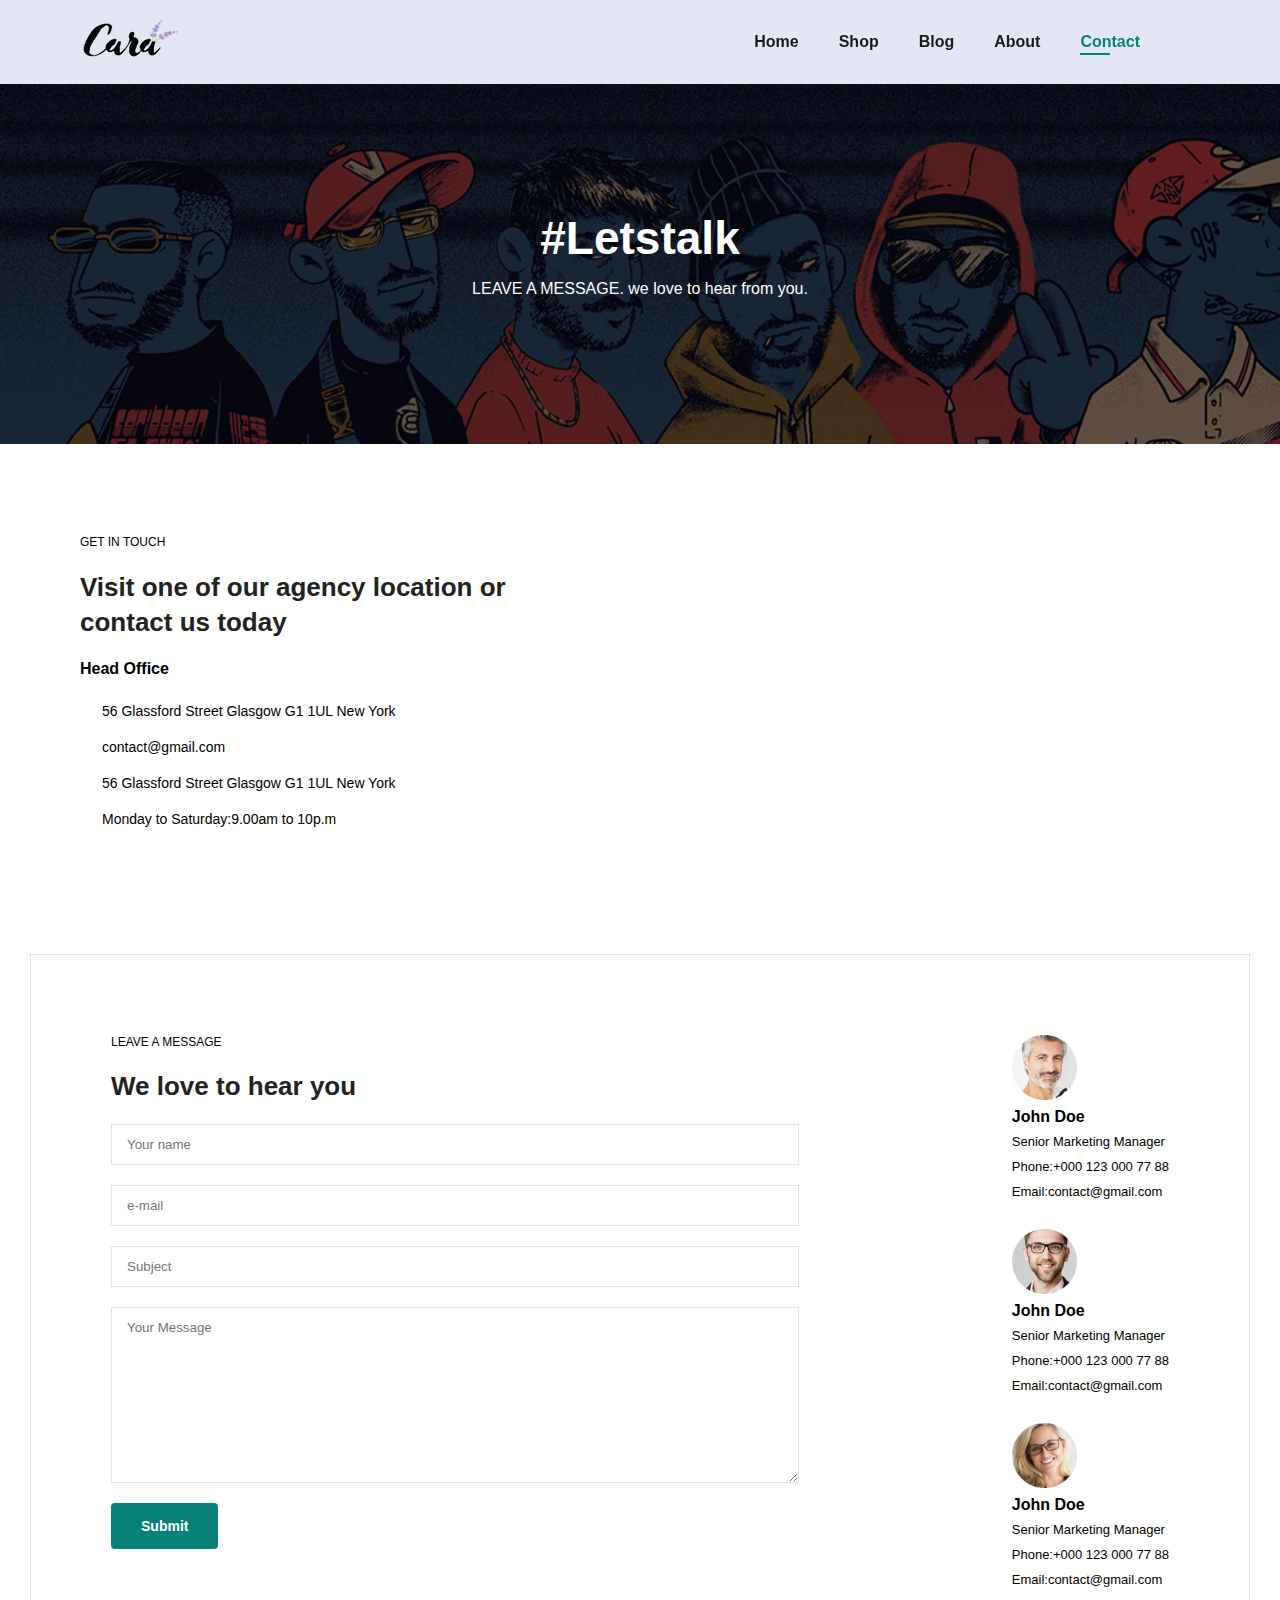
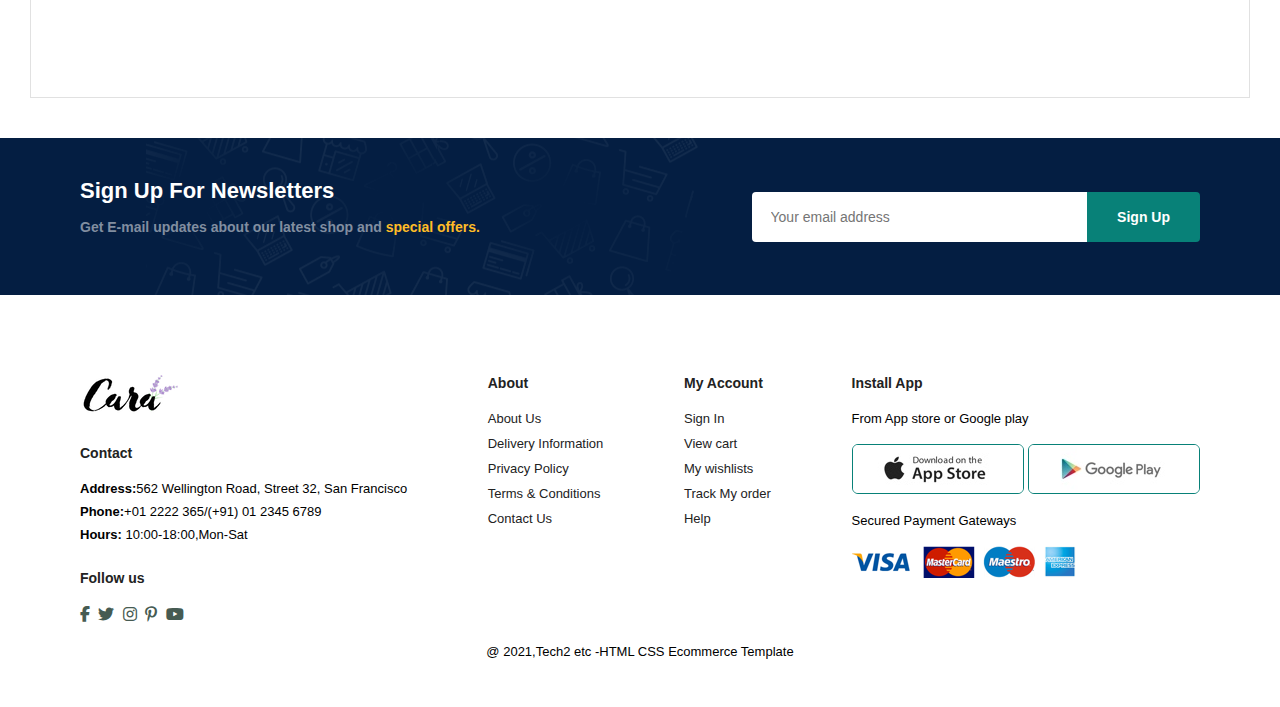
<file: files/contact.html>
<!DOCTYPE html>
<html lang="en">
<head>
    <meta charset="UTF-8">
    <meta name="viewport" content="width=device-width, initial-scale=1.0">
    <title>Ecommerce website</title>
    <link rel="stylesheet" href="https://cdnjs.cloudflare.com/ajax/libs/font-awesome/6.4.0/css/all.min.css" />
    <link rel="stylesheet" href="style.css">
</head>
<body>
    <section id="header">
        <a href="#"><img src="../img/logo.png" class="logo" alt=""></a>
        <div>
            <ul id="navbar">
               
                <li><a   href="../index.html">Home</a></li>
                <li><a  href="shop.html">Shop</a></li>
                <li><a href="blog.html">Blog</a></li>
                <li><a href="about.html">About</a></li>
                <li><a class="active"  href="contact.html">Contact</a></li>
                <li id="lg-bag"><a href="cart.html"><i class="fa-light fa-bag-shopping"></i></a></li>
                <a href="#" id="close"><i class="far fa-times"></i></a>
            </ul>
        </div>
        <div id="mobile">
            <a href="cart.html"><i class="fa-light fa-bag-shopping"></i></a>
            <i id="bar" class="fas fa-outdent"></i>
         </div>
    </section>
    
    <section id="page-header" class="about-header">
        
        <h2>#Letstalk</h2>
        
        <p>LEAVE A MESSAGE. we love to hear from you. </p>
        
    </section>
   <section id="contact-details" class="section-p1">
    <div class="details">
        <span>GET IN TOUCH</span>
        <h2>Visit one of our agency location or contact
            us today </h2>
            <h3>Head Office</h3>
            <div>
                <li>
                    <i class="fal fa-map"></i>
                    <p>56 Glassford Street Glasgow G1 1UL
                        New York </p>
                </li>
                <li>
                    <i class="fal fa-envelope"></i>
                    <p>contact@gmail.com </p>
                </li>
                <li>
                    <i class="fal fa-phone-alt"></i>
                    <p>56 Glassford Street Glasgow G1 1UL
                        New York </p>
                </li>
                <li>
                    <i class="fal fa-clock"></i>
                    <p>Monday to Saturday:9.00am to 10p.m </p>
                </li>
            </div>
    </div>
    <div class="map">
        <iframe src="https://www.google.com/maps/embed?pb=!1m18!1m12!1m3!1d2529084.3986155665!2d-3.4955777375!3d51.75481639999999!2m3!1f0!2f0!3f0!3m2!1i1024!2i768!4f13.1!3m3!1m2!1s0x4876c6a9ef8c485b%3A0xd2ff1883a001afed!2sUniversity%20of%20Oxford!5e0!3m2!1sen!2sin!4v1687633264918!5m2!1sen!2sin" width="600" height="450" style="border:0;" allowfullscreen="" loading="lazy" referrerpolicy="no-referrer-when-downgrade"></iframe>


    </div>
   </section>
  
  <section id="form-details">
    <form action="">
        <span>LEAVE A MESSAGE</span>
        <h2>We love to hear you</h2>
        <input type="text" placeholder="Your name">
        <input type="text" placeholder="e-mail">
        <input type="text" placeholder="Subject">
        <textarea name="" id="" cols="30" rows="10" placeholder=
        "Your Message"></textarea>
        <button class="normal">Submit</button>
    </form>
    <div class="people">
        <div>
            <img src="../img/1.png" alt="">
            <p><span>John Doe</span>
            Senior Marketing Manager<br>Phone:+000 123 000 77 88
        <br>Email:contact@gmail.com</p>
        </div>
        <div>
            <img src="../img/2.png" alt="">
            <p><span>John Doe</span>
            Senior Marketing Manager<br>Phone:+000 123 000 77 88
        <br>Email:contact@gmail.com</p>
        </div>
        <div>
            <img src="../img/3.png" alt="">
            <p><span>John Doe</span>
            Senior Marketing Manager<br>Phone:+000 123 000 77 88
        <br>Email:contact@gmail.com</p>
        </div>
    </div>
   </section>

    <section id="newsletter" class="section-p1 section-m1 ">
        <div class="newstext">
            <h4>Sign Up For Newsletters</h4>
            <p>Get E-mail updates about our latest shop 
                and <span>special offers.</span>
            </p>
        </div>
        <div class="form">
            <input type="text" placeholder="Your email address">
             <button class="normal">Sign Up</button>
        </div>
    </section>
    <footer class="section-p1">
     <div class="col">
        <img  class="logo" src="../img/logo.png" alt="">
        <h4>Contact </h4>
        <p><strong>Address:</strong>562 Wellington Road,
        Street 32, San Francisco</p>
        <p><strong>Phone:</strong>+01 2222 365/(+91) 01 
        2345 6789</p>
        <p><strong>Hours:</strong> 10:00-18:00,Mon-Sat</p>
        <div class="follow">
            <h4>Follow us</h4>
            <div class="icon">
                <i class="fab fa-facebook-f"></i>
                <i class="fab fa-twitter"></i>
                <i class="fab fa-instagram"></i>
                <i class="fab fa-pinterest-p"></i>
                <i class="fab fa-youtube"></i>
            </div>
        </div>
     </div>
     <div class="col">
        <h4>About</h4>
        <a href="#">About Us</a>
        <a href="#">Delivery Information</a>
        <a href="#">Privacy Policy </a>
        <a href="#">Terms & Conditions</a>
        <a href="#">Contact Us</a>
    </div>
    <div class="col">
        <h4>My Account</h4>
        <a href="#">Sign In</a>
        <a href="#">View cart</a>
        <a href="#">My wishlists </a>
        <a href="#">Track My order</a>
        <a href="#">Help</a>
    </div>
    <div class="col install">
        <h4>Install App</h4>
        <p>From App store or Google play</p>
        <div class="row">
            <img src="../img/app.jpg" alt="">
            <img src="../img/play.jpg" alt="">
        </div>
        <p>Secured Payment Gateways</p>
        <img src="../img/pay.png" alt="">
    </div>
    <div class="copyright">
        <p> @ 2021,Tech2 etc -HTML CSS Ecommerce Template</p>
    </div>
    </footer>

    <script src="scrip.js"></script>
</body>
</html>
</file>
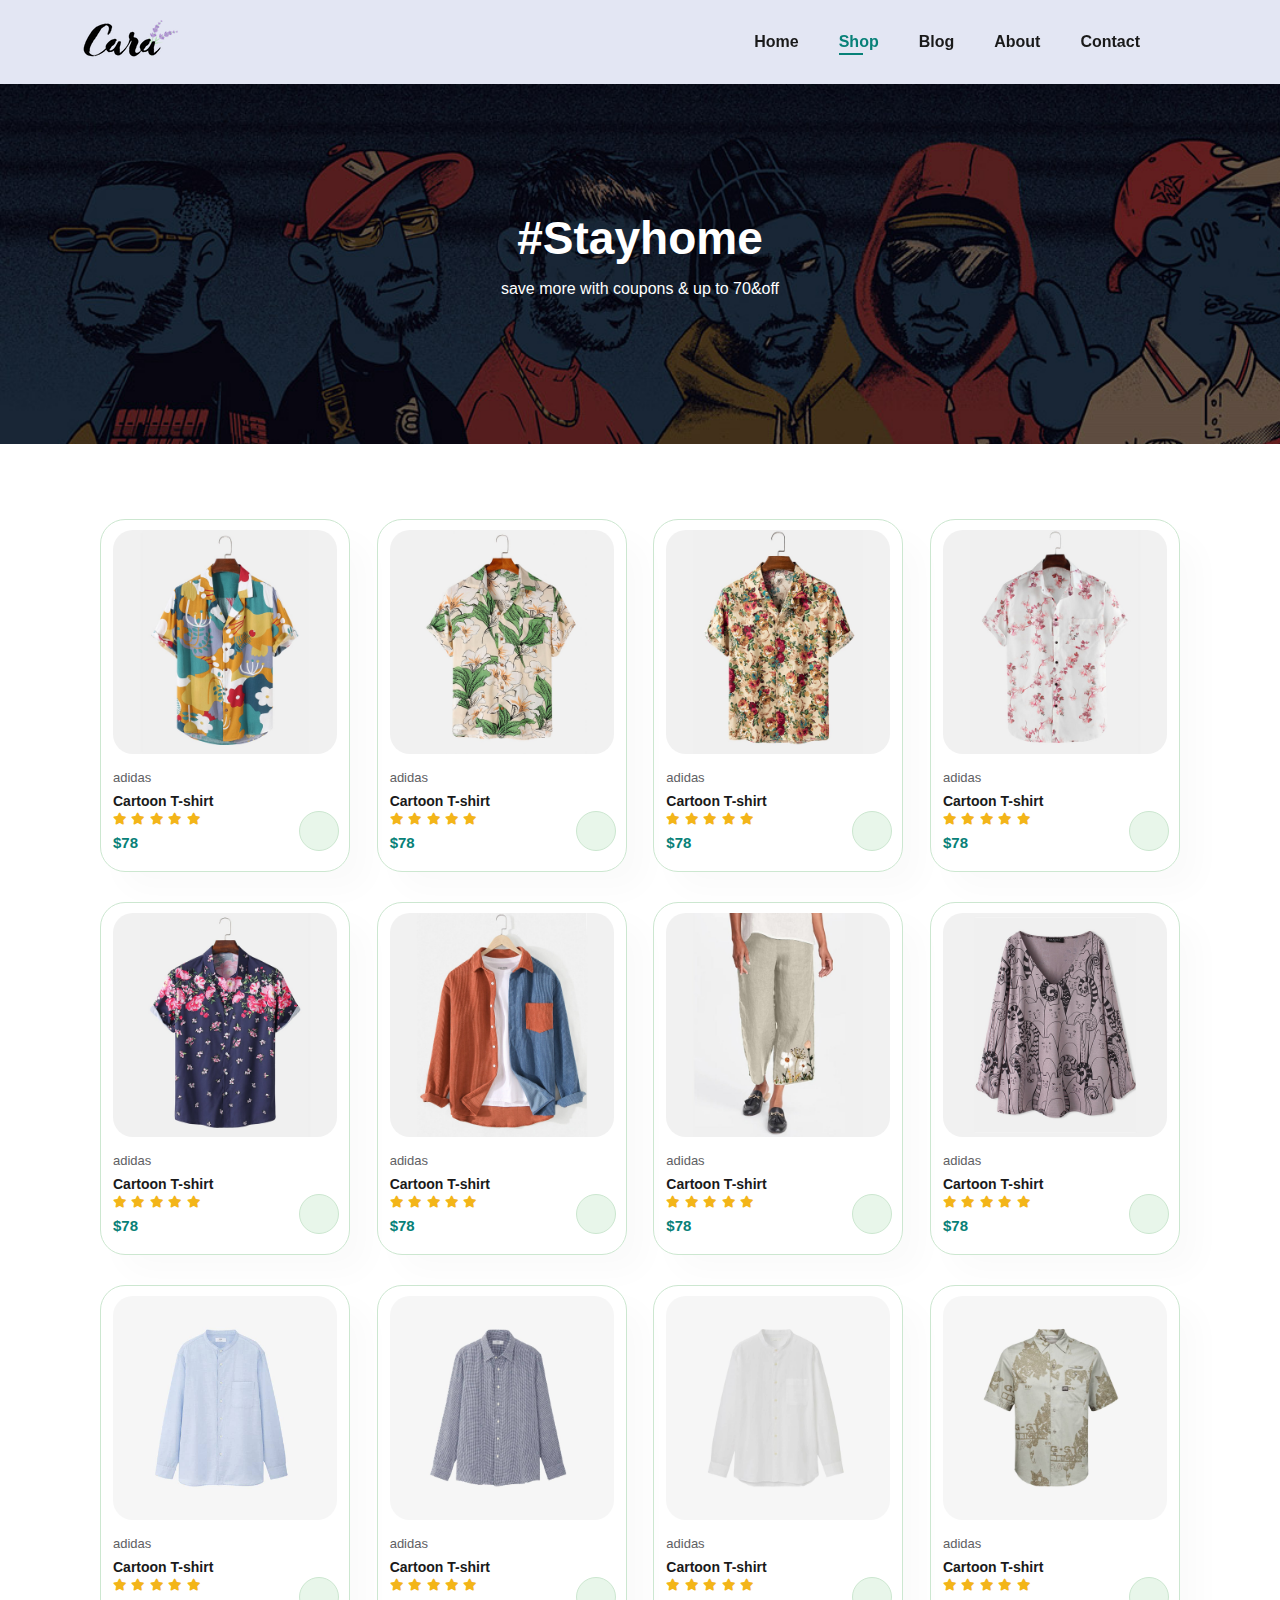
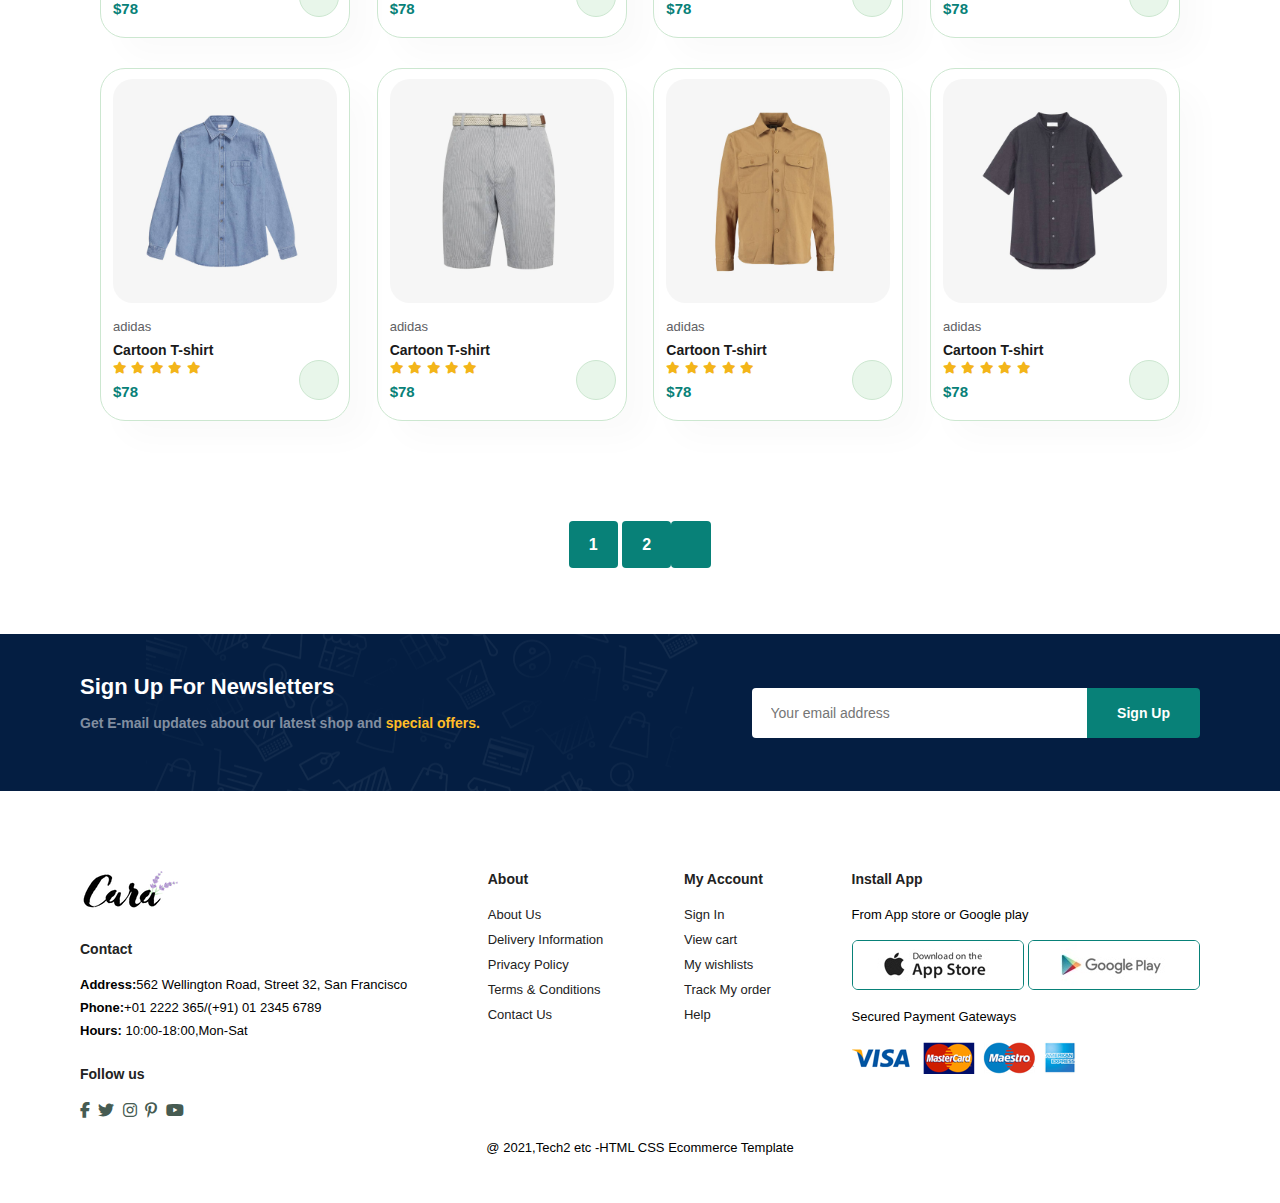
<file: files/shop.html>
<!DOCTYPE html>
<html lang="en">
<head>
    <meta charset="UTF-8">
    <meta name="viewport" content="width=device-width, initial-scale=1.0">
    <title>Ecommerce website</title>
    <link rel="stylesheet" href="https://cdnjs.cloudflare.com/ajax/libs/font-awesome/6.4.0/css/all.min.css" />
    <link rel="stylesheet" href="style.css">
</head>
<body>
    <section id="header">
        <a href="#"><img src="../img/logo.png" class="logo" alt=""></a>
        <div>
            <ul id="navbar">
               
                <li><a   href="../index.html">Home</a></li>
                <li><a  class="active"href="shop.html">Shop</a></li>
                <li><a href="blog.html">Blog</a></li>
                <li><a href="about.html">About</a></li>
                <li><a href="contact.html">Contact</a></li>
                <li id="lg-bag"><a href="cart.html"><i class="fa-light fa-bag-shopping"></i></a></li>
                <a href="#" id="close"><i class="far fa-times"></i></a>
            </ul>
        </div>
        <div id="mobile">
            <a href="cart.html"><i class="fa-light fa-bag-shopping"></i></a>
            <i id="bar" class="fas fa-outdent"></i>
         </div>
    </section>
    
    <section id="page-header">
        
        <h2>#Stayhome</h2>
        
        <p>save more with coupons & up to 70&off</p>
        
    </section>
   
    
    <section id="product1" class="section-p1">
        <div class="pro-container">
            <div class="pro" onclick="window.location.href=
            'sproduct.html';">
                <img src="../img/f1.jpg" alt="">
                <div class="des">
                    <span>adidas</span>
                    <h5>Cartoon T-shirt</h5>
                    <div class="star">
                        <i class="fas fa-star"></i>
                        <i class="fas fa-star"></i>
                        <i class="fas fa-star"></i>
                        <i class="fas fa-star"></i>
                        <i class="fas fa-star"></i>
                    </div>
                   <h4>$78</h4> 
                </div>
                <a href="#"><i class="fal fa-shopping-cart cart"></i></a>
            </div>

            <div class="pro" onclick="window.location.href=
            'sproduct.html';">
                <img src="../img/f2.jpg" alt="">
                <div class="des">
                    <span>adidas</span>
                    <h5>Cartoon T-shirt</h5>
                    <div class="star">
                        <i class="fas fa-star"></i>
                        <i class="fas fa-star"></i>
                        <i class="fas fa-star"></i>
                        <i class="fas fa-star"></i>
                        <i class="fas fa-star"></i>
                    </div>
                   <h4>$78</h4> 
                </div>
                <a href="#"><i class="fal fa-shopping-cart cart"></i></a>
            </div>

            <div class="pro" onclick="window.location.href=
            'sproduct.html';">
                <img src="../img/f3.jpg" alt="">
                <div class="des">
                    <span>adidas</span>
                    <h5>Cartoon T-shirt</h5>
                    <div class="star">
                        <i class="fas fa-star"></i>
                        <i class="fas fa-star"></i>
                        <i class="fas fa-star"></i>
                        <i class="fas fa-star"></i>
                        <i class="fas fa-star"></i>
                    </div>
                   <h4>$78</h4> 
                </div>
                <a href="#"><i class="fal fa-shopping-cart cart"></i></a>
            </div>

            <div class="pro" onclick="window.location.href=
            'sproduct.html';">
                <img src="../img/f4.jpg" alt="">
                <div class="des">
                    <span>adidas</span>
                    <h5>Cartoon T-shirt</h5>
                    <div class="star">
                        <i class="fas fa-star"></i>
                        <i class="fas fa-star"></i>
                        <i class="fas fa-star"></i>
                        <i class="fas fa-star"></i>
                        <i class="fas fa-star"></i>
                    </div>
                   <h4>$78</h4> 
                </div>
                <a href="#"><i class="fal fa-shopping-cart cart"></i></a>
            </div>

            <div class="pro">
                <img src="../img/f5.jpg" alt="">
                <div class="des">
                    <span>adidas</span>
                    <h5>Cartoon T-shirt</h5>
                    <div class="star">
                        <i class="fas fa-star"></i>
                        <i class="fas fa-star"></i>
                        <i class="fas fa-star"></i>
                        <i class="fas fa-star"></i>
                        <i class="fas fa-star"></i>
                    </div>
                   <h4>$78</h4> 
                </div>
                <a href="#"><i class="fal fa-shopping-cart cart"></i></a>
            </div>

            <div class="pro">
                <img src="../img/f6.jpg" alt="">
                <div class="des">
                    <span>adidas</span>
                    <h5>Cartoon T-shirt</h5>
                    <div class="star">
                        <i class="fas fa-star"></i>
                        <i class="fas fa-star"></i>
                        <i class="fas fa-star"></i>
                        <i class="fas fa-star"></i>
                        <i class="fas fa-star"></i>
                    </div>
                   <h4>$78</h4> 
                </div>
                <a href="#"><i class="fal fa-shopping-cart cart"></i></a>
            </div>

            <div class="pro">
                <img src="../img/f7.jpg" alt="">
                <div class="des">
                    <span>adidas</span>
                    <h5>Cartoon T-shirt</h5>
                    <div class="star">
                        <i class="fas fa-star"></i>
                        <i class="fas fa-star"></i>
                        <i class="fas fa-star"></i>
                        <i class="fas fa-star"></i>
                        <i class="fas fa-star"></i>
                    </div>
                   <h4>$78</h4> 
                </div>
                <a href="#"><i class="fal fa-shopping-cart cart"></i></a>
            </div>

            <div class="pro">
                <img src="../img/f8.jpg" alt="">
                <div class="des">
                    <span>adidas</span>
                    <h5>Cartoon T-shirt</h5>
                    <div class="star">
                        <i class="fas fa-star"></i>
                        <i class="fas fa-star"></i>
                        <i class="fas fa-star"></i>
                        <i class="fas fa-star"></i>
                        <i class="fas fa-star"></i>
                    </div>
                   <h4>$78</h4> 
                </div>
                <a href="#"><i class="fal fa-shopping-cart cart"></i></a>
            </div>
    
            <div class="pro">
                <img src="../img/n1.jpg" alt="">
                <div class="des">
                    <span>adidas</span>
                    <h5>Cartoon T-shirt</h5>
                    <div class="star">
                        <i class="fas fa-star"></i>
                        <i class="fas fa-star"></i>
                        <i class="fas fa-star"></i>
                        <i class="fas fa-star"></i>
                        <i class="fas fa-star"></i>
                    </div>
                   <h4>$78</h4> 
                </div>
                <a href="#"><i class="fal fa-shopping-cart cart"></i></a>
            </div>

            <div class="pro">
                <img src="../img/n2.jpg" alt="">
                <div class="des">
                    <span>adidas</span>
                    <h5>Cartoon T-shirt</h5>
                    <div class="star">
                        <i class="fas fa-star"></i>
                        <i class="fas fa-star"></i>
                        <i class="fas fa-star"></i>
                        <i class="fas fa-star"></i>
                        <i class="fas fa-star"></i>
                    </div>
                   <h4>$78</h4> 
                </div>
                <a href="#"><i class="fal fa-shopping-cart cart"></i></a>
            </div>

            <div class="pro">
                <img src="../img/n3.jpg" alt="">
                <div class="des">
                    <span>adidas</span>
                    <h5>Cartoon T-shirt</h5>
                    <div class="star">
                        <i class="fas fa-star"></i>
                        <i class="fas fa-star"></i>
                        <i class="fas fa-star"></i>
                        <i class="fas fa-star"></i>
                        <i class="fas fa-star"></i>
                    </div>
                   <h4>$78</h4> 
                </div>
                <a href="#"><i class="fal fa-shopping-cart cart"></i></a>
            </div>

            <div class="pro">
                <img src="../img/n4.jpg" alt="">
                <div class="des">
                    <span>adidas</span>
                    <h5>Cartoon T-shirt</h5>
                    <div class="star">
                        <i class="fas fa-star"></i>
                        <i class="fas fa-star"></i>
                        <i class="fas fa-star"></i>
                        <i class="fas fa-star"></i>
                        <i class="fas fa-star"></i>
                    </div>
                   <h4>$78</h4> 
                </div>
                <a href="#"><i class="fal fa-shopping-cart cart"></i></a>
            </div>

            <div class="pro">
                <img src="../img/n5.jpg" alt="">
                <div class="des">
                    <span>adidas</span>
                    <h5>Cartoon T-shirt</h5>
                    <div class="star">
                        <i class="fas fa-star"></i>
                        <i class="fas fa-star"></i>
                        <i class="fas fa-star"></i>
                        <i class="fas fa-star"></i>
                        <i class="fas fa-star"></i>
                    </div>
                   <h4>$78</h4> 
                </div>
                <a href="#"><i class="fal fa-shopping-cart cart"></i></a>
            </div>

            <div class="pro">
                <img src="../img/n6.jpg" alt="">
                <div class="des">
                    <span>adidas</span>
                    <h5>Cartoon T-shirt</h5>
                    <div class="star">
                        <i class="fas fa-star"></i>
                        <i class="fas fa-star"></i>
                        <i class="fas fa-star"></i>
                        <i class="fas fa-star"></i>
                        <i class="fas fa-star"></i>
                    </div>
                   <h4>$78</h4> 
                </div>
                <a href="#"><i class="fal fa-shopping-cart cart"></i></a>
            </div>

            <div class="pro">
                <img src="../img/n7.jpg" alt="">
                <div class="des">
                    <span>adidas</span>
                    <h5>Cartoon T-shirt</h5>
                    <div class="star">
                        <i class="fas fa-star"></i>
                        <i class="fas fa-star"></i>
                        <i class="fas fa-star"></i>
                        <i class="fas fa-star"></i>
                        <i class="fas fa-star"></i>
                    </div>
                   <h4>$78</h4> 
                </div>
                <a href="#"><i class="fal fa-shopping-cart cart"></i></a>
            </div>

            <div class="pro">
                <img src="../img/n8.jpg" alt="">
                <div class="des">
                    <span>adidas</span>
                    <h5>Cartoon T-shirt</h5>
                    <div class="star">
                        <i class="fas fa-star"></i>
                        <i class="fas fa-star"></i>
                        <i class="fas fa-star"></i>
                        <i class="fas fa-star"></i>
                        <i class="fas fa-star"></i>
                    </div>
                   <h4>$78</h4> 
                </div>
                <a href="#"><i class="fal fa-shopping-cart cart"></i></a>
            </div>
            
        </div>
    </section>
    <section id="pagination" class="section-p1">
        <a href="#">1</a>
        <a href="#">2</a>
        <a href="#"><i class="fal fa-long-arrow-alt-right"></i></a>

    </section>

    <section id="newsletter" class="section-p1 section-m1 ">
        <div class="newstext">
            <h4>Sign Up For Newsletters</h4>
            <p>Get E-mail updates about our latest shop 
                and <span>special offers.</span>
            </p>
        </div>
        <div class="form">
            <input type="text" placeholder="Your email address">
             <button class="normal">Sign Up</button>
        </div>
    </section>
    <footer class="section-p1">
     <div class="col">
        <img  class="logo" src="../img/logo.png" alt="">
        <h4>Contact </h4>
        <p><strong>Address:</strong>562 Wellington Road,
        Street 32, San Francisco</p>
        <p><strong>Phone:</strong>+01 2222 365/(+91) 01 
        2345 6789</p>
        <p><strong>Hours:</strong> 10:00-18:00,Mon-Sat</p>
        <div class="follow">
            <h4>Follow us</h4>
            <div class="icon">
                <i class="fab fa-facebook-f"></i>
                <i class="fab fa-twitter"></i>
                <i class="fab fa-instagram"></i>
                <i class="fab fa-pinterest-p"></i>
                <i class="fab fa-youtube"></i>
            </div>
        </div>
     </div>
     <div class="col">
        <h4>About</h4>
        <a href="#">About Us</a>
        <a href="#">Delivery Information</a>
        <a href="#">Privacy Policy </a>
        <a href="#">Terms & Conditions</a>
        <a href="#">Contact Us</a>
    </div>
    <div class="col">
        <h4>My Account</h4>
        <a href="#">Sign In</a>
        <a href="#">View cart</a>
        <a href="#">My wishlists </a>
        <a href="#">Track My order</a>
        <a href="#">Help</a>
    </div>
    <div class="col install">
        <h4>Install App</h4>
        <p>From App store or Google play</p>
        <div class="row">
            <img src="../img/app.jpg" alt="">
            <img src="../img/play.jpg" alt="">
        </div>
        <p>Secured Payment Gateways</p>
        <img src="../img/pay.png" alt="">
    </div>
    <div class="copyright">
        <p> @ 2021,Tech2 etc -HTML CSS Ecommerce Template</p>
    </div>
    </footer>

    <script src="scrip.js"></script>
</body>
</html>
</file>
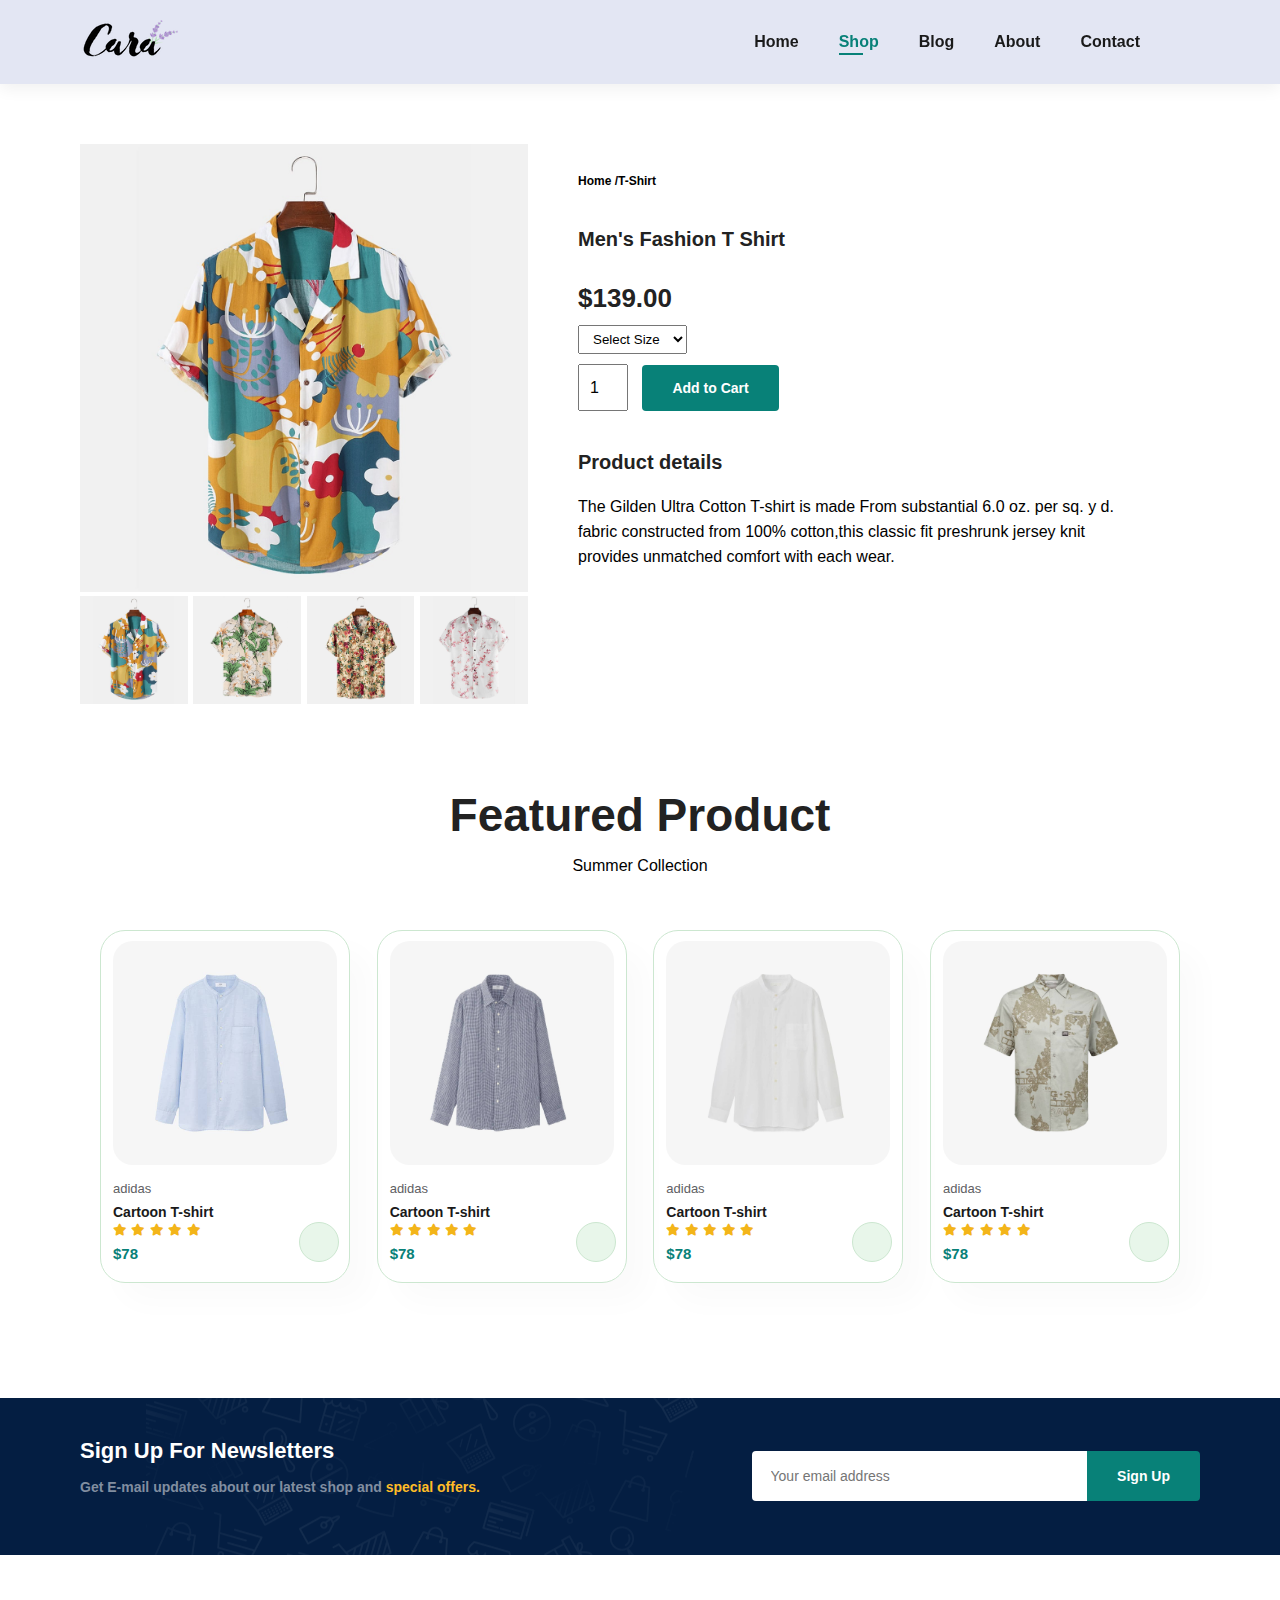
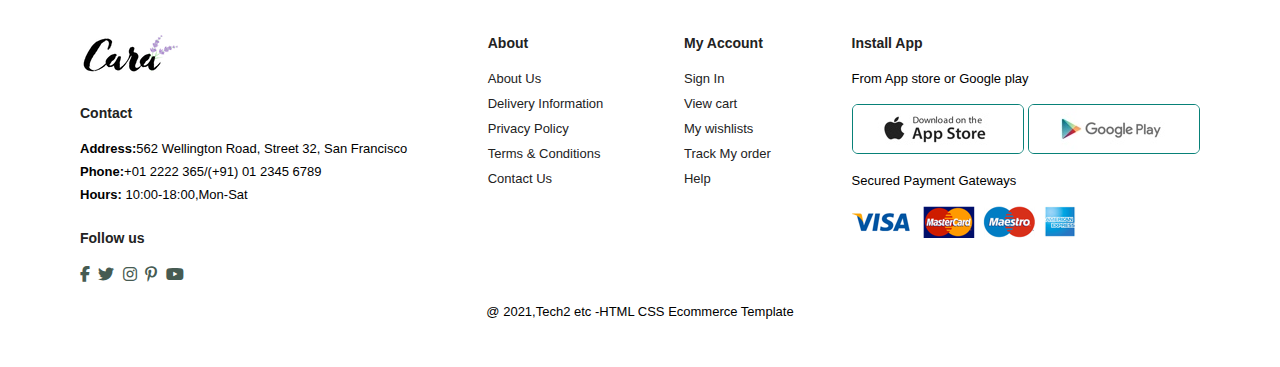
<file: files/sproduct.html>
<!DOCTYPE html>
<html lang="en">
<head>
    <meta charset="UTF-8">
    <meta name="viewport" content="width=device-width, initial-scale=1.0">
    <title>Ecommerce website</title>
    <link rel="stylesheet" href="https://cdnjs.cloudflare.com/ajax/libs/font-awesome/6.4.0/css/all.min.css" />
    <link rel="stylesheet" href="style.css">
</head>
<body>
    <section id="header">
        <a href="#"><img src="../img/logo.png" class="logo" alt=""></a>
        <div>
            <ul id="navbar">
               
                <li><a   href="../index.html">Home</a></li>
                <li><a  class="active"href="shop.html">Shop</a></li>
                <li><a href="blog.html">Blog</a></li>
                <li><a href="about.html">About</a></li>
                <li><a href="contact.html">Contact</a></li>
                <li id="lg-bag"><a href="cart.html"><i class="fa-light fa-bag-shopping"></i></a></li>
                <a href="#" id="close"><i class="far fa-times"></i></a>
            </ul>
        </div>
        <div id="mobile">
            <a href="cart.html"><i class="fa-light fa-bag-shopping"></i></a>
            <i id="bar" class="fas fa-outdent"></i>
         </div>
    </section>
    <section id="prodetails" class="section-p1">
      <div class="single-pro-image">
        <img src="../img/f1.jpg" alt="" width="100%" id="MainImg">

        <div class="small-img-group">
            <div class="small-img-col">
                <img src="../img/f1.jpg" width="100%" class="samll-img" alt="">
            </div>
            <div class="small-img-col">
                <img src="../img/f2.jpg" width="100%" class="samll-img" alt="">
            </div>
            <div class="small-img-col">
                <img src="../img/f3.jpg" width="100%" class="samll-img" alt="">
            </div>
            <div class="small-img-col">
                <img src="../img/f4.jpg" width="100%" class="samll-img" alt="">
            </div>
        </div>
      </div>
      <div class="single-pro-details">
        <h6>Home /T-Shirt</h6>
        <h4>Men's Fashion T Shirt</h4>
        <h2>$139.00</h2>
        <select>
            <option>Select Size</option>
            <option>XL</option>
            <option>XXL</option>
            <option>Small</option>
            <option>Large</option>
        </select>
        <input type="number" value="1">
        <button class="normal">Add to Cart</button>
        <h4>Product details</h4>
        <span>The Gilden Ultra Cotton T-shirt is made From
            substantial 6.0 oz. per sq. y d. fabric constructed from 
            100% cotton,this classic fit preshrunk jersey knit provides
            unmatched comfort with each wear.
        </span>
      </div>
    </section>
    <section id="product1" class="section-p1">
        <h2>Featured Product</h2>
        <p>Summer Collection</p>
        <div class="pro-container">
            <div class="pro">
                <img src="../img/n1.jpg" alt="">
                <div class="des">
                    <span>adidas</span>
                    <h5>Cartoon T-shirt</h5>
                    <div class="star">
                        <i class="fas fa-star"></i>
                        <i class="fas fa-star"></i>
                        <i class="fas fa-star"></i>
                        <i class="fas fa-star"></i>
                        <i class="fas fa-star"></i>
                    </div>
                   <h4>$78</h4> 
                </div>
                <a href="#"><i class="fal fa-shopping-cart cart"></i></a>
            </div>

            <div class="pro">
                <img src="../img/n2.jpg" alt="">
                <div class="des">
                    <span>adidas</span>
                    <h5>Cartoon T-shirt</h5>
                    <div class="star">
                        <i class="fas fa-star"></i>
                        <i class="fas fa-star"></i>
                        <i class="fas fa-star"></i>
                        <i class="fas fa-star"></i>
                        <i class="fas fa-star"></i>
                    </div>
                   <h4>$78</h4> 
                </div>
                <a href="#"><i class="fal fa-shopping-cart cart"></i></a>
            </div>

            <div class="pro">
                <img src="../img/n3.jpg" alt="">
                <div class="des">
                    <span>adidas</span>
                    <h5>Cartoon T-shirt</h5>
                    <div class="star">
                        <i class="fas fa-star"></i>
                        <i class="fas fa-star"></i>
                        <i class="fas fa-star"></i>
                        <i class="fas fa-star"></i>
                        <i class="fas fa-star"></i>
                    </div>
                   <h4>$78</h4> 
                </div>
                <a href="#"><i class="fal fa-shopping-cart cart"></i></a>
            </div>

            <div class="pro">
                <img src="../img/n4.jpg" alt="">
                <div class="des">
                    <span>adidas</span>
                    <h5>Cartoon T-shirt</h5>
                    <div class="star">
                        <i class="fas fa-star"></i>
                        <i class="fas fa-star"></i>
                        <i class="fas fa-star"></i>
                        <i class="fas fa-star"></i>
                        <i class="fas fa-star"></i>
                    </div>
                   <h4>$78</h4> 
                </div>
                <a href="#"><i class="fal fa-shopping-cart cart"></i></a>
            </div>
       </div>
    </section>

    <section id="newsletter" class="section-p1 section-m1 ">
        <div class="newstext">
            <h4>Sign Up For Newsletters</h4>
            <p>Get E-mail updates about our latest shop 
                and <span>special offers.</span>
            </p>
        </div>
        <div class="form">
            <input type="text" placeholder="Your email address">
             <button class="normal">Sign Up</button>
        </div>
    </section>
    <footer class="section-p1">
     <div class="col">
        <img  class="logo" src="../img/logo.png" alt="">
        <h4>Contact </h4>
        <p><strong>Address:</strong>562 Wellington Road,
        Street 32, San Francisco</p>
        <p><strong>Phone:</strong>+01 2222 365/(+91) 01 
        2345 6789</p>
        <p><strong>Hours:</strong> 10:00-18:00,Mon-Sat</p>
        <div class="follow">
            <h4>Follow us</h4>
            <div class="icon">
                <i class="fab fa-facebook-f"></i>
                <i class="fab fa-twitter"></i>
                <i class="fab fa-instagram"></i>
                <i class="fab fa-pinterest-p"></i>
                <i class="fab fa-youtube"></i>
            </div>
        </div>
     </div>
     <div class="col">
        <h4>About</h4>
        <a href="#">About Us</a>
        <a href="#">Delivery Information</a>
        <a href="#">Privacy Policy </a>
        <a href="#">Terms & Conditions</a>
        <a href="#">Contact Us</a>
    </div>
    <div class="col">
        <h4>My Account</h4>
        <a href="#">Sign In</a>
        <a href="#">View cart</a>
        <a href="#">My wishlists </a>
        <a href="#">Track My order</a>
        <a href="#">Help</a>
    </div>
    <div class="col install">
        <h4>Install App</h4>
        <p>From App store or Google play</p>
        <div class="row">
            <img src="../img/app.jpg" alt="">
            <img src="../img/play.jpg" alt="">
        </div>
        <p>Secured Payment Gateways</p>
        <img src="../img/pay.png" alt="">
    </div>
    <div class="copyright">
        <p> @ 2021,Tech2 etc -HTML CSS Ecommerce Template</p>
    </div>
    </footer>
     <script>
        var MainImg=document.getElementById("MainImg");
        var smallimg=document.getElementsByClassName("samll-img");

        smallimg[0].onclick=function(){
            MainImg.src=smallimg[0].src;
        }
        smallimg[1].onclick=function(){
            MainImg.src=smallimg[1].src;
        }
        smallimg[2].onclick=function(){
            MainImg.src=smallimg[2].src;
        }
        smallimg[3].onclick=function(){
            MainImg.src=smallimg[3].src;
        }
     </script>
    <script src="scrip.js"></script>
</body>
</html>
</file>
<file: files/style.css>
@import url('https://fonts.googleapis.com/css2?family=Poppins:ital,wght@1,300&display=swap');

 *{
    margin:0;
    padding:0;
    box-sizing:border-box;
    font-family:Arial, Helvetica, sans-serif;
 }
 h1{
    font-size: 50px;
    line-height: 64px;
    color:#222;
 }
 h2{
    font-size: 46px;
    line-height: 54px;
    color:#222;
 }
 h4{
    font-size: 20px;
    color:#222;
 }
 h6{
    font-weight: 700;
    font-size: 12px;
 }
 p{
    font-size: 16px;
    color:3465b52;
    margin:15px 0 20px 0;
 }
 .section-p1{
    padding:40px 80px;
 }
 .section-m1{
    margin:40px 0;
 }
  button.normal{
    font-size: 14px;
    font-weight: 600;
    padding: 15px 30px;
    color: #000;
    background-color: #fff;
    border-radius: 4px;
    cursor: pointer;
    border: none;
    outline: none;
    transform: 0.2s;
  }
  button.white{
    font-size: 14px;
    font-weight: 600;
    padding: 11px 18px;
    color: #fff;
    background-color: transparent;
    cursor: pointer;
    border: 1px solid #fff;
    outline: none;
    transform: 0.2s;
  }
 body{
    width: 100%;
 }

#header{
  display:flex;
  align-items: center;
  justify-content: space-between;
  padding:20px 80px;
  background: #e3e6f3;
  box-shadow: 0 5px 15px rgba(0,0,0,0.06);
  z-index:999;
  position:sticky;
  top:0;
  left: 0;
 }
 #navbar{
   display: flex;
   align-items: center;
   justify-content: center;
 }
 #navbar li{
   list-style: none;
   padding:0 20px;
   position: relative;
 }
 #navbar li a{
   text-decoration: none;
   font-size: 16px;
   font-weight: 600;
   color: #1a1a1a;
   transition: 0.3s ease;
 }
 #navbar li a:hover,
   #navbar li a.active{
   color:#088178;
 }
 /* adding underline under link */
 #navbar li a.active::after
 ,#navbar li a:hover::after{
   content: "";
   width: 30%;
   height: 2px;
   background: #088178;
   position: absolute;
   bottom: -4px;
   left: 20px;
 }
 #mobile{
  display: none;
  align-items: center;
 }
 #close{
  display: none;
 }
 #hero{
   background-image: url("../img/hero4.png");
   height:90vh;
   width:100% ;
   background-size: cover;
   background-position:top 25% right 0% ;
   padding:0 80px;
   display: flex;
   flex-direction: column;
   align-items: flex-start;
   justify-content: center;
 }
 #hero h4{
   padding-bottom: 15px;
 }
 #hero h1{
     color:#088178;
 }
 #hero button{
   background-image: url("../img/button.png") ;
   background-color: transparent;
   color:#088178;
   border: 0;
   padding:14px 80px 14px 65px;
   background-repeat: no-repeat;
   cursor: pointer;
   font-weight: 700;
   font-size: 15px;
 }
  #feature{
   display: flex;
   align-items: center;
   justify-content:space-between ;
   flex-wrap: wrap;
  }
 #feature .fe-box{
   width: 150px;
   text-align:center;
   padding: 25px 15px;
   box-shadow: 20px 20px 34px rgba(0,0,0,0.04);
   border: 1px solid #cce7d0;
   border-radius: 4px;
   margin:15px 0;
 }
 #feature .fe-box:hover{
   box-shadow: 10px 10px 54px rgba(70,62,221,0.1);
 }
 #feature .fe-box img{
   width: 100%;
   margin-bottom: 10px;

 }
 #feature .fe-box h6{
   display: inline-block;
   padding: 9px 8px 6px 8px;
   line-height:1 ;
   border-radius: 4px;
   color: #088178;
   background-color: #fddde4;
 }
 #feature .fe-box:nth-child(2) h6{
   background-color:#cdebbc ;
 }
 #feature .fe-box:nth-child(3) h6{
   background-color:#d1e8f2 ;
 }
 #feature .fe-box:nth-child(4) h6{
   background-color:#cdd4f8;
 }

 #feature .fe-box:nth-child(5) h6{
   background-color:#f6dbf6 ;
 }
 #feature .fe-box:nth-child(6) h6{
   background-color:#fff2e5 ;
 }

 #product1{
  text-align: center;
 }
 #product1 .pro-container{
     display: flex;
     justify-content:space-between ;
     padding: 20px;
     flex-wrap: wrap;
 }
 #product1 .pro{
  width: 23%;
  min-width: 250px;
  padding:10px 12px;
   border: 1px solid #cce7d0;
   border-radius: 25px;
   cursor: pointer;
   box-shadow: 20px 20px 30px rgba(0,0,0,0.02);
   margin:15px 0;
   transition: 0.2s ease;
   position: relative;
 }
 #product1 .pro:hover{
  box-shadow: 20px 20px 30px rgba(0,0,0,0.06);
 }
 #product1 .pro img{
  width: 100%;
  border-radius: 20px;
 }
 #product1 .pro .des{
  text-align: start;
  padding:10px 0;
 }
 #product1 .pro .des span{
  color:#606063;
  font-size: 13px;
 }
 #product1 .pro .des h5{
  padding-top: 7px;
  color:#1a1a1a;
  font-size: 14px;
 }
 #product1 .pro .des i{
  font-size: 12px;
  color:rgb(243,181,25);
 }
 #product1 .pro .des h4{
  padding-top: 7px;
  font-size: 15px;
  font-weight: 700;
  color: #088178;
 }
 #product1 .pro .cart{
  width: 40px;
  height: 40px;
  line-height: 40px;
  border-radius: 50px;
  background-color: #e8f6ea;
  font-weight: 500;
  color:#088178;
  border:1px solid #cce7d0;
  position: absolute;
  bottom: 20px;
  right:10px ;

 }
 #banner{
  display: flex;
  flex-direction: column;
  justify-content: center;
  align-items: center;
  text-align: center;
  background-image: url('../img/b2.jpg');
  width: 100%;
  height: 40vh;
  background-size: cover;
  background-position:center ;
 }
 #banner h4{
  color:#fff;
  font-size: 16px;
 }
 #banner h2{
  color:#fff;
  font-size: 30px;
  padding: 10px 0;
 }
 #banner h2 span{
    color:#ef3636;
 }

 #banner button:hover{
  background: #088178;
  color:#fff;
 }
 #sm-banner{
  display: flex;
  justify-content: space-between;
  flex-wrap: wrap;
 }
 #sm-banner  .banner-box{
  display: flex;
  flex-direction: column;
  justify-content: center;
  align-items: flex-start;
  background-image: url('../img/b17.jpg');
  min-width: 520px;
  height: 50vh;
  background-size: cover;
  background-position:center ;
  padding:30px ;
 }
 #sm-banner  .banner-box2{
   background-image: url('../img/b10.jpg');
 }
 #sm-banner h4{
    color:#fff;
    font-size: 20px;
    font-weight: 300;
 }
 #sm-banner h2{
  color:#fff;
  font-size: 20px;
  font-weight: 800;
}
#sm-banner span{
  color:#fff;
  font-size: 14px;
  font-weight: 500;
  padding-bottom: 15px;
}
#sm-banner .banner-box:hover button{

       background:#088178;
       border: 1px solid #088178;
}
#banner3 {
  display:flex;
  justify-content: space-between;
  flex-wrap: wrap;
  padding: 0 80px;
}
#banner3 .banner-box{
  display: flex;
  flex-direction: column;
  justify-content: center;
  align-items: flex-start;
  background-image: url('../img/b7.jpg');
  min-width:30%;
  height: 30vh;
  background-size: cover;
  background-position:center ;
  padding:20px;
  margin-bottom: 20px;
 }
 #banner3 .banner-box2{
   background-image: url('../img/b4.jpg');
 }
 #banner3 .banner-box3{
  background-image: url('../img/b18.jpg');
}

 #banner3 h2{
  color:#fff;
  font-weight: 900;
  font-size: 22px;
 }
 #banner3 h3{
  color:#ec544e;
  font-weight: 800;
  font-size: 15px;
 }
 #newsletter{
  display: flex;
  justify-content:space-between ;
  flex-wrap: wrap;
  align-items: center;
  background-image: url('../img/b14.png');
  background-repeat: no-repeat;
  background-position: 20% 30%;
  background-color:#041e42 ;
 }
 #newsletter h4{
  font-size: 22px;
  font-weight: 700;
  color:#fff;
 }
 #newsletter p{
  font-size: 14px;
  font-weight: 600;
  color:#818ea0;
 }
 #newsletter p span{
  color:#ffbd27;
 }
 #newsletter .form{
   display: flex;
   width: 40%;
 }
 #newsletter input{
  height: 3.125rem;
  padding:0 1.25em;
  font-size: 14px;
  width: 100%;
  border: 1px solid transparent;
  border-radius: 4px;
  outline: none;
  border-top-right-radius: 0;
  border-bottom-right-radius: 0;
 }
 #newsletter button{
  background-color: #088178;
  color:#fff;
  white-space:nowrap ;
  border-top-left-radius: 0;
  border-bottom-left-radius: 0;
 }

 footer{
    display: flex;
    flex-wrap: wrap;
    justify-content: space-between;
 }
 footer .col{
  display: flex;
  flex-direction: column;
  align-items: flex-start;
  margin-bottom:20px ;
 }
 
 footer .logo{
   margin-bottom: 30px;
 }
 footer h4{
    font-size: 14px;
    padding-bottom: 20px;
 }

 footer p{
  font-size: 13px;
  margin: 0 0 8px 0;
}

footer a{
  font-size: 13px;
  text-decoration: none;
  color:#222;
  margin-bottom: 10px;
}

footer .follow{
  margin-top: 20px;
}
footer .follow i{
  color: #465b52;
  padding-right: 4px;
  cursor: pointer;
}
footer .install .row img{
  border:1px solid #088178;
  border-radius: 6px;
}
footer .install img{
margin:10px 0 15px 0;
}

footer .follow i:hover,footer a:hover{
  color:#088178;
}
footer .copyright{
  width: 100%;
  text-align: center;
}

@media (max-width:799px) {
  .section-p1 {
    padding: 40px 40px;
}
    #navbar {
      display: flex;
      flex-direction: column;
      align-items: flex-start;
      justify-content: flex-start;
      position: fixed;
      top:0;
      right:-300px;
      height: 100vh;
      width: 300px;
      background-color:#e3e6f3 ;
      box-shadow: 0 40px 60px rgba(0,0,0,0.1);
      padding: 80px 0 0 10px;
      transition: 0.3s;
  }
  #navbar.active{
    right:0px;
  }
  #navbar li{
      margin-bottom:25px;
  }
  #mobile{
    display: flex;
    align-items: center;
   }
   #mobile i{
    color:#1a1a1a;
    font-size: 24px;
    padding-left: 20px;
   }
   #close{
    display:initial ;
    position: absolute;
    top:30px;
    left: 30px;
    color: #222;
    font-size: 24px;
   }
   #lg-bag{
    display: none;
   }
   #hero {
     height: 70vh;
    padding:0 80px;
    background-position: top 30% right 30%;
  }
  #feature {
    justify-content: center;
  }
  #feature .fe-box {
    margin: 15px 15px;
 }
 #product1 .pro-container {
  justify-content: center
 
}
#product1 .pro {
   margin: 15px;  
}
#banner {
  height: 20vh; 
}
#sm-banner  .banner-box {
  min-width: 100%;
  height: 30vh;
}
#banner3 {
  padding: 0 40px;
}
#banner3 .banner-box {
  width: 28%;
}
#newsletter .form {
  width: 70%;
}
  }



  @media (max-width:477px) {
    .section-p1{
      padding:20px;
   }
    #header {
      padding: 10px 30px;   
  }
  h1{
    font-size: 38px;
    
 }
 h2{
  font-size: 32px;
 
}
  #hero {
   padding:0 20px;
   background-position: 55%;
 }
 #feature {
  justify-content:space-between;
}
 #feature .fe-box {
  width: 155px;
  margin:0 0 15px 0;
}
#lg-bag{
  display: none;
 }
#product1 .pro {
  width: 100%;
}
#banner {
  height: 40vh;
}
#sm-banner  .banner-box {
  height: 40vh; 
}
#sm-banner  .banner-box2 {
 margin-top: 20px;
}
#banner3 {
  padding: 0 20px;
}
#banner3 .banner-box {
  width: 100%;
}
#newsletter {
  padding: 40px 20px;
}
#newsletter .form {
  width: 100%;
}
footer .copyright {
  text-align: start;
}
  }

/* shop page---------------- */
  #page-header {
    background-image: url('../img/b1.jpg');
    width:100%;
    height: 40vh;
    background-size: cover;
    display: flex;
    justify-content: center;
    text-align: center;
    flex-direction: column;
    padding: 14px;
  }
  #page-header h2,#page-header p{
    color: #fff;
  }
  #pagination{
    text-align: center;
  }
  #pagination a{
    text-decoration: none;
    background-color: #088178;
    padding: 15px 20px;
    border-radius: 4px;
    color:#fff;
    font-weight: 600;
  }
  #pagination a i{
    font-size:16px ;
    font-weight:600 ;
  }
  #prodetails {
    display: flex;
    margin-top: 20px;
  }
  #prodetails .single-pro-image{
     width: 40%;
     margin-right: 50px;
      
  }
.small-img-group{
display: flex;
justify-content: space-between;
}
.small-img-col{
  flex-basis: 24%;
  cursor: pointer;
}
#prodetails .single-pro-details{
  width: 50%;
  padding-top: 30px;
}

#prodetails .single-pro-details h4{
    padding: 40px 0 20px 0;
}
#prodetails .single-pro-details h2{
  font-size: 26px;
}

#prodetails .single-pro-details select{
  display: block;
  padding: 5px 10px;
  margin-bottom: 10px;
}
#prodetails .single-pro-details input{
   width: 50px;
   height: 47px;
   padding-left: 10px;
   font-size: 16px;
   margin-right: 10px;
}
#prodetails .single-pro-details input :focus{
  outline: none;

}
#prodetails .single-pro-details button{
  background: #088178;
  color: #fff;
}
#prodetails .single-pro-details span{
  line-height: 25px;
}

/* about page--------------- */
#page-header .about-header{
  background-image: url('../img/banner.png');
}
#about-head{
  display: flex;
  align-items: center;
}
#about-head img{
    width: 50%;
    height: auto;
}
#about-head div{
  padding-left:40px ;
}
#about-app{
  text-align: center;
}
#about-app .video{
  width: 70%;
  height: 100%;
  margin: 30px auto 0 auto;
}
#about-app .video video{
  width: 100%;
  height: 100%;
  border-radius: 20px;
}

/* contact page------------- */
#contact-details{
  display: flex;
  align-items: center;
  justify-content: space-between;
}
#contact-details .details{
        width: 40%;
}
#contact-details .details span,#form-details form span{
  font-size: 12px;
}
#contact-details .details h2,#form-details form h2{ 
  font-size: 26px;
  line-height: 35px;
  padding: 20px 0;
}
#contact-details .details h3{
  font-size: 16px;
  padding-bottom: 15px;
  }
  #contact-details .details li{
   list-style: none;
   display: flex;
   padding: 10px 0;
  }
  #contact-details .details li i{
    font-size: 14px; 
    padding-right:22px;
  }
  #contact-details .details li p{
    margin:0;
    font-size: 14px;
  }
  #contact-details .map{
     width:55% ;
     height: 400px;
  }
  #contact-details .map iframe{
    width: 100%;
    height: 100%;
     }
     #form-details{
      display: flex;
      justify-content: space-between;
      margin: 30px;
      padding: 80px;
      border: 1px solid #e1e1e1;
     }
  #form-details form{
    width:65%;
    display: flex;
    flex-direction: column;
    align-items: flex-start;
  }
#form-details form input,#form-details form textarea{
     width: 100%;
     padding: 12px 15px;
     outline:none;
     margin-bottom: 20px;
     border:1px solid #e1e1e1;
}
#form-details form button{
      background-color:#088178;
      color:#fff;
}
#form-details .people div{
  padding-bottom: 25px;
}

#form-details .people div img{
  width: 65px;
  height: 65px;
  object-fit: cover;
  margin-right: 15px;
}
#form-details .people div p{
  margin: 0;
  font-size: 13px;
  line-height:25px ;
}
#form-details .people div p span{
  display: block;
  font-size: 16px;
  font-weight: 600;
  color:#000;
}
/* blog page---------------------------------- */
 #page-header .blog-header{
  background-image:url('../img/b19.jpg');
}
#blog{
   padding: 150px 150px 0 150px;
}
#blog .blog-box{
  display: flex;
  align-items: center;
  width: 100%;
  position: relative;
  padding-bottom: 90px;
}
#blog .blog-img{
  width: 50%;
  margin-right: 40px;
}
#blog img{
  width: 100%;
  height: 250px;
  object-fit: cover;
}
#blog .blog-details{
  width: 50%;
}
#blog .blog-details a{
   text-decoration: none;
   font-size: 11px;
   color:#000;
   font-weight: 700;
   position: relative;
   transition: 0.3s;
}
#blog .blog-details a::after{
  content:"";
  width: 50px;
  height: 1px;
  background-color: #000;
  position: absolute;
  top:4px;
  right: -60px;

}
#blog .blog-details a:hover{
  color:#088178;
}
#blog .blog-details a:hover::after{
    background-color: #088178;
}
#blog .blog-box h1{
  position: absolute;
  top:-40px;
  left: 0;
  font-size: 70px;
  font-weight: 700;
  color:#c9cbce;
  z-index: -9;
}
</file>
